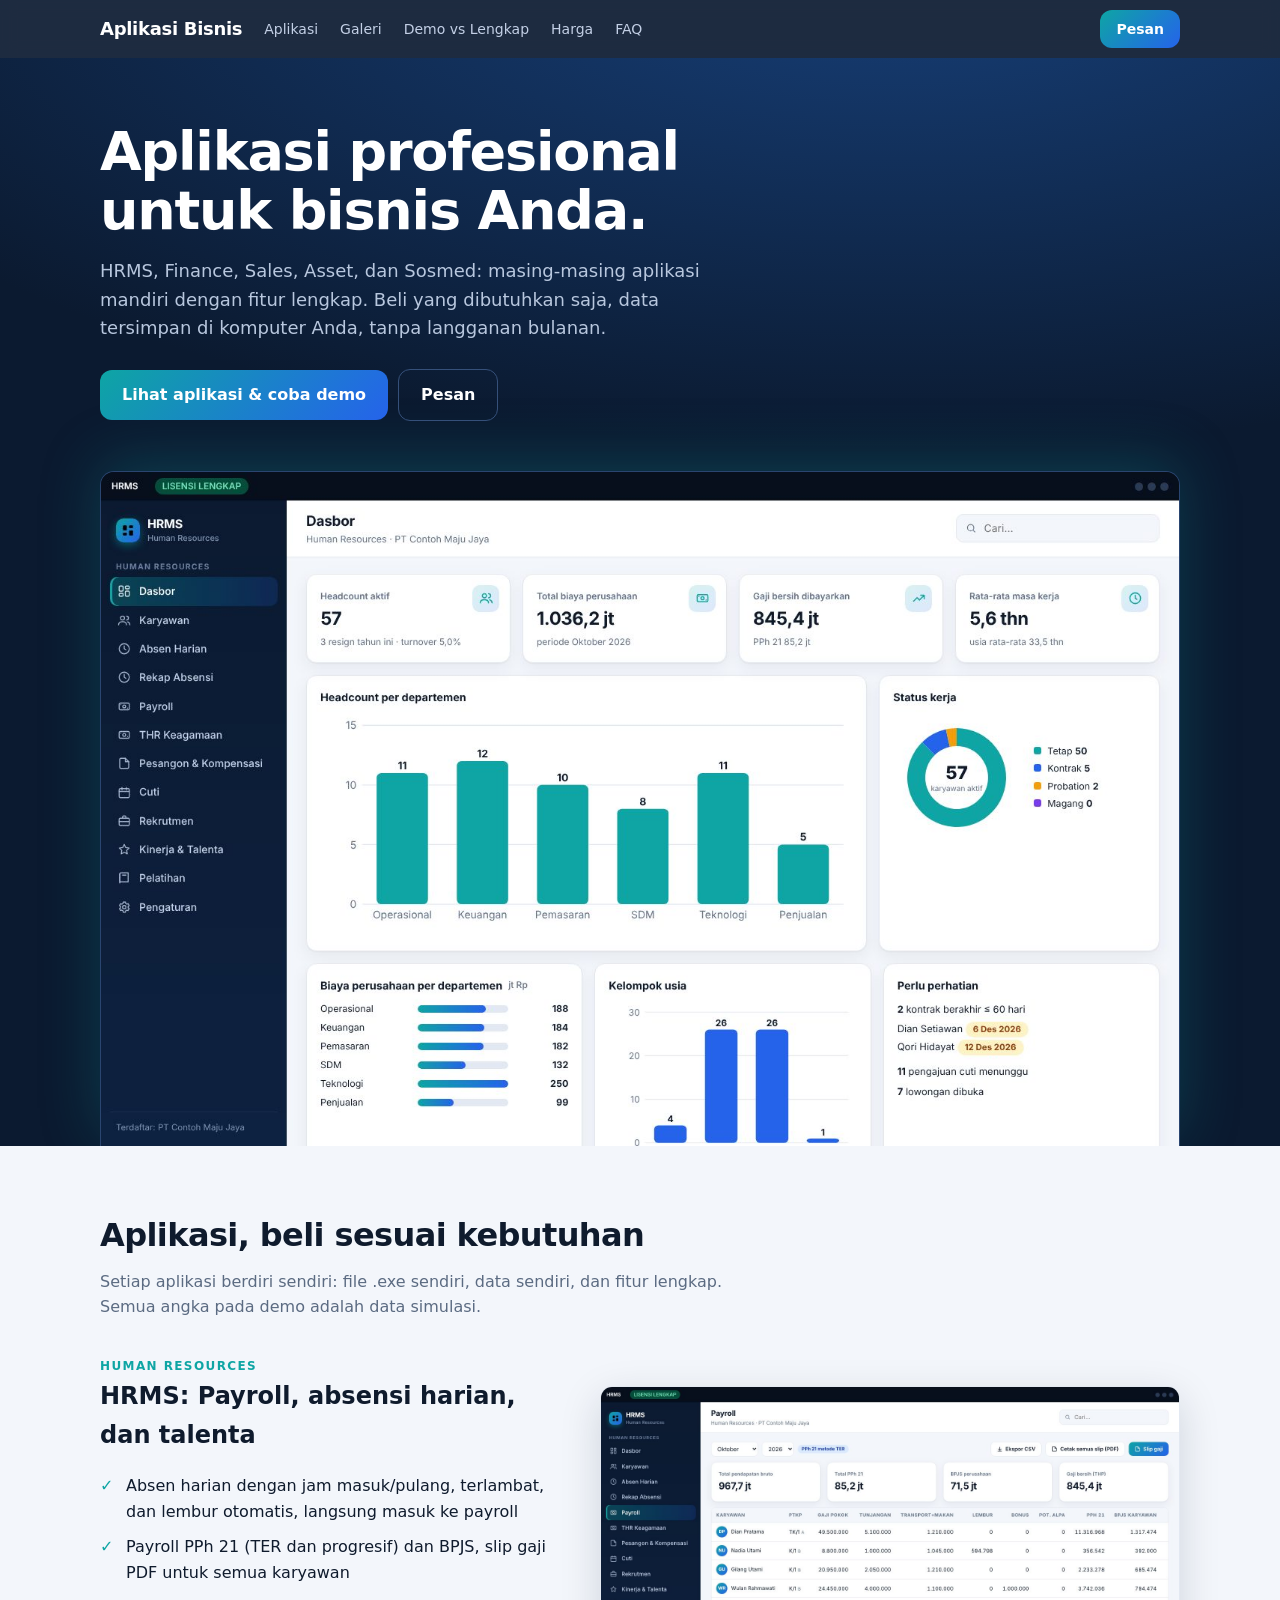
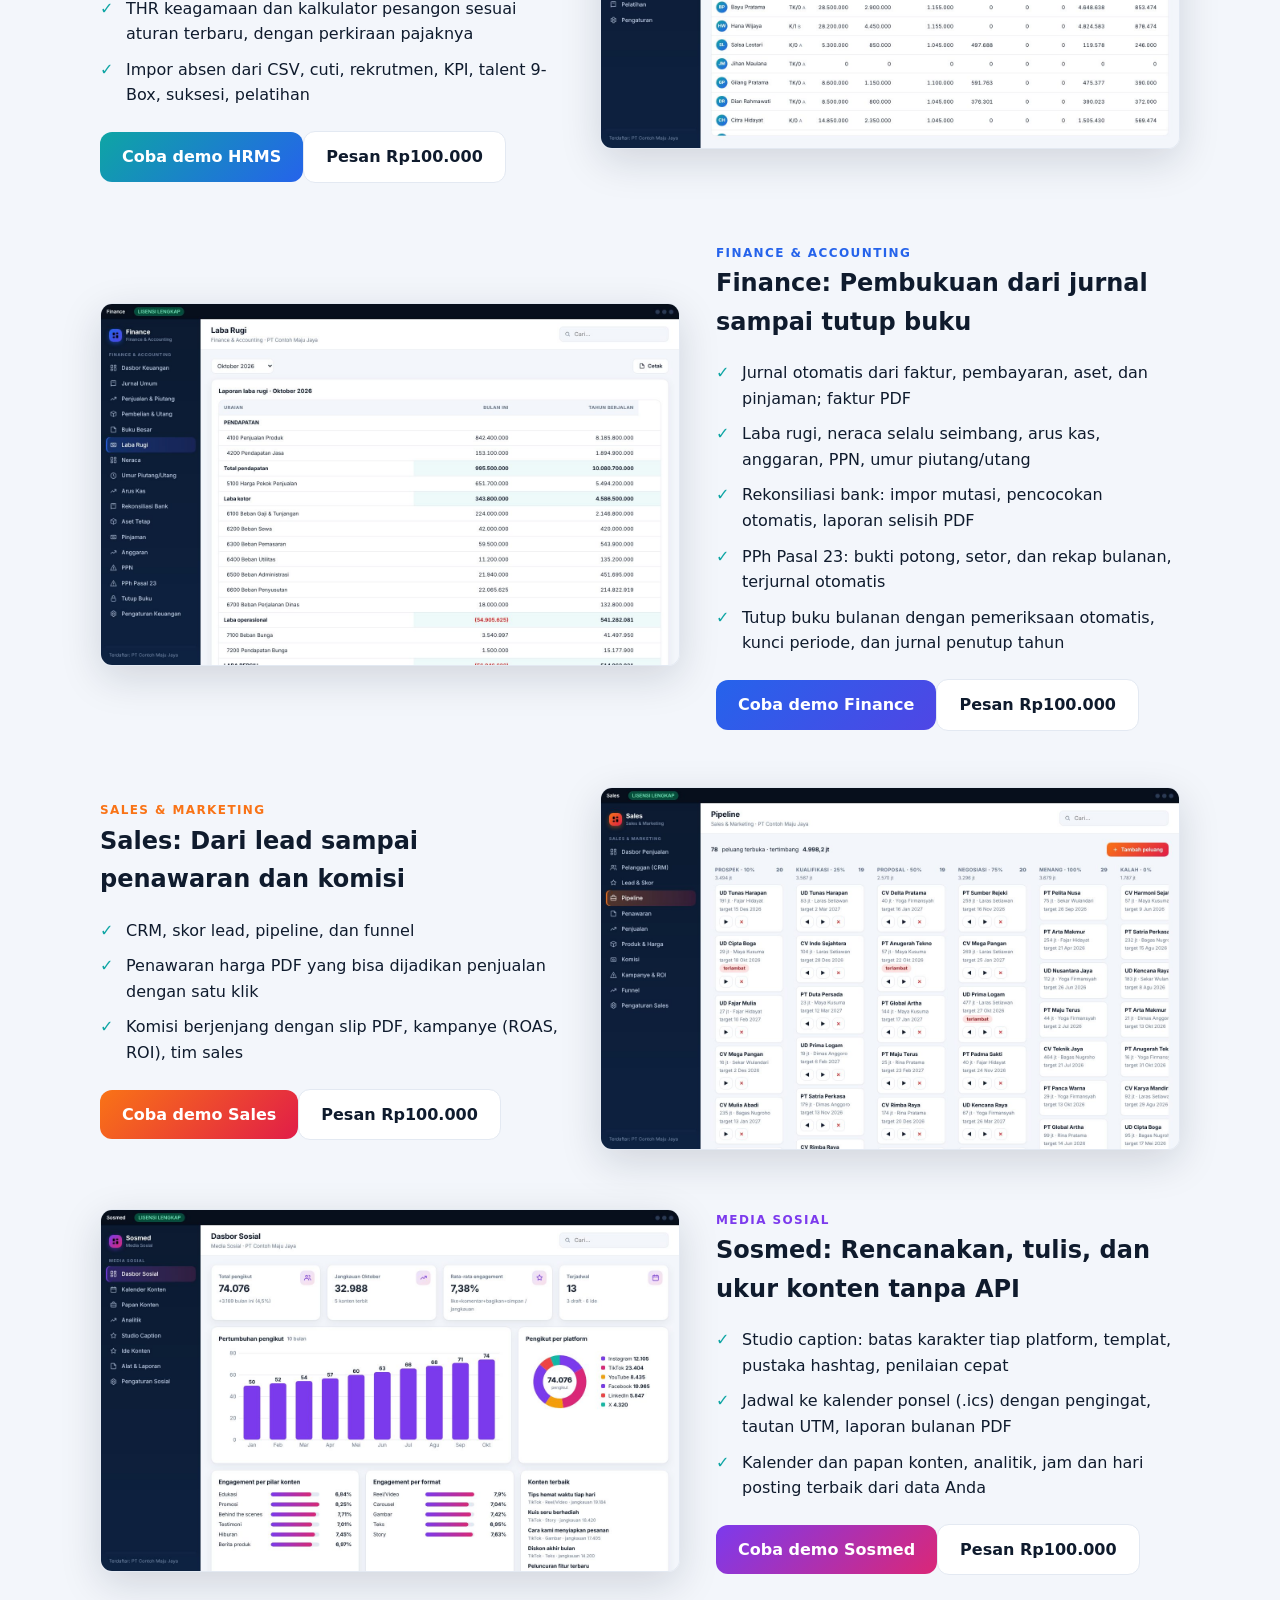
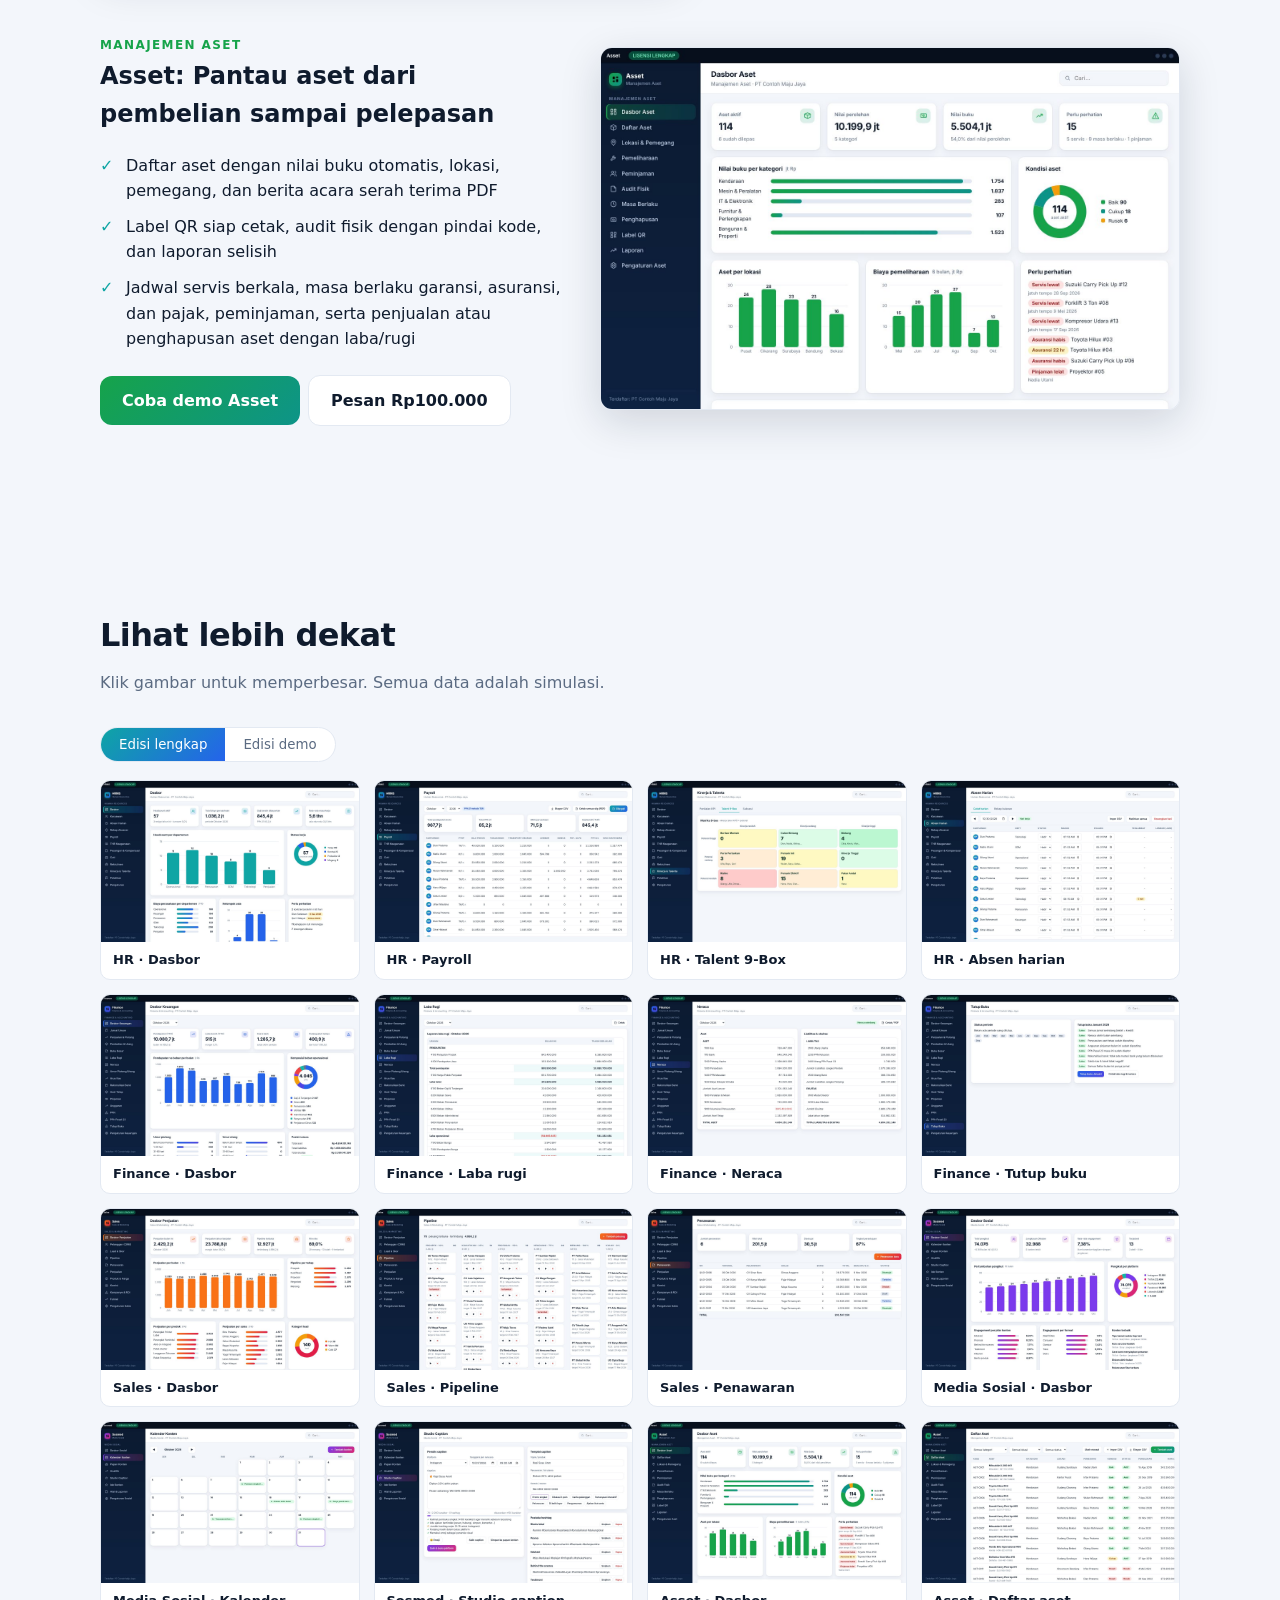
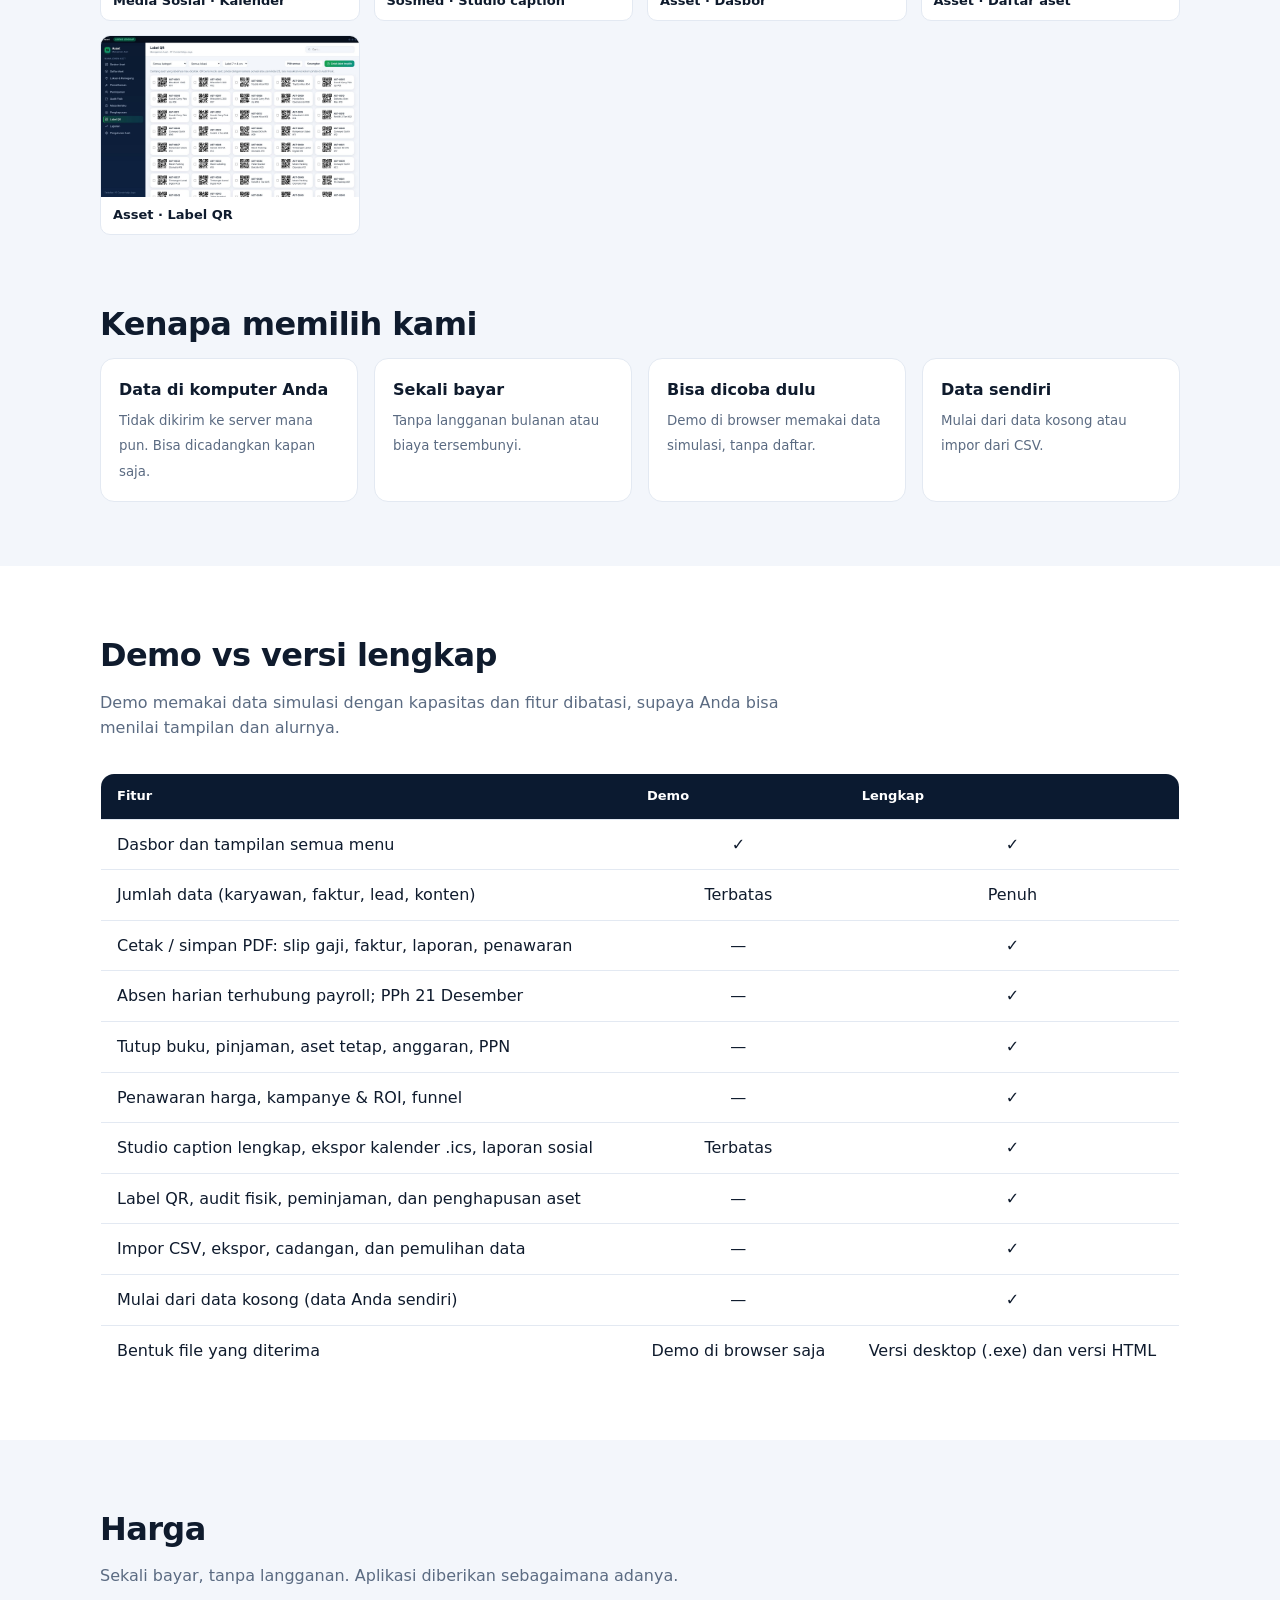
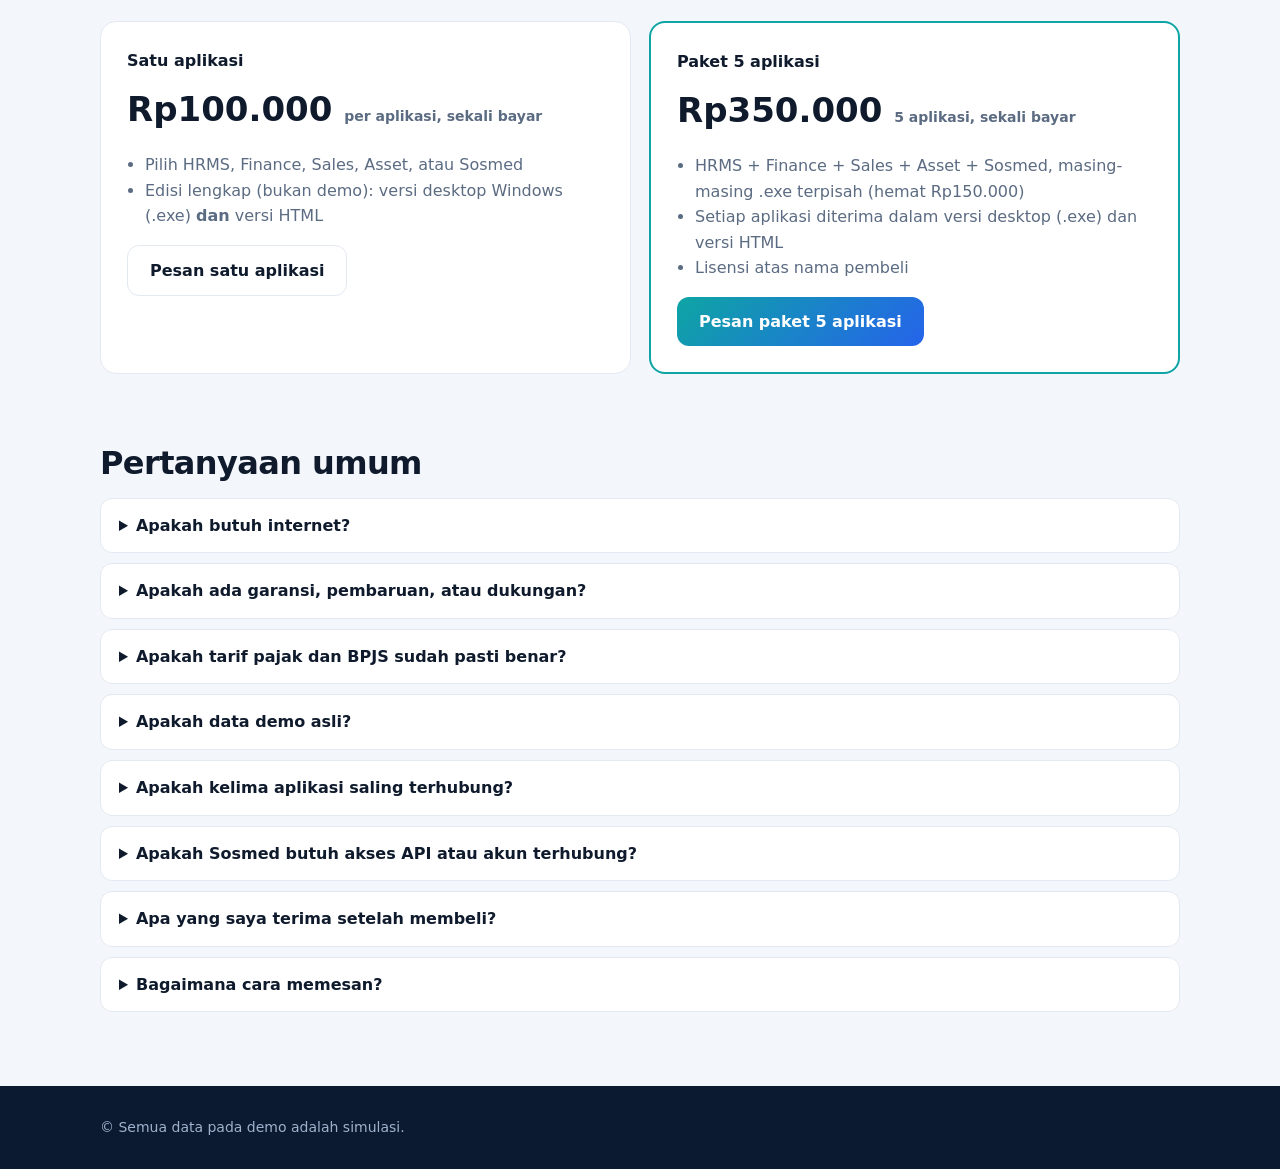
<file: index.html>
<!doctype html><html lang="id"><head><meta charset="utf-8"><meta name="viewport" content="width=device-width,initial-scale=1"><title>Aplikasi bisnis profesional: HRMS, Finance, Sales, Asset, Sosmed</title>
<link rel="icon" href="data:image/svg+xml,%3Csvg xmlns='http://www.w3.org/2000/svg' viewBox='0 0 64 64'%3E%3Cdefs%3E%3ClinearGradient id='g' x1='0' y1='0' x2='1' y2='1'%3E%3Cstop offset='0' stop-color='%230ea5a4'/%3E%3Cstop offset='1' stop-color='%232563eb'/%3E%3C/linearGradient%3E%3C/defs%3E%3Crect width='64' height='64' rx='14' fill='url(%23g)'/%3E%3Cpath d='M16 46V20l16 18 16-18v26' fill='none' stroke='white' stroke-width='6' stroke-linejoin='round' stroke-linecap='round'/%3E%3C/svg%3E">
<meta property="og:type" content="website"><meta property="og:title" content="Aplikasi bisnis profesional: HRMS, Finance, Sales, Asset, Sosmed"><meta property="og:description" content="Aplikasi desktop dengan tampilan profesional, data di komputer Anda, tanpa langganan. Coba demo di browser."><meta property="og:image" content="https://iqbalmantam.github.io/Mantam-product/assets/hr.jpg"><meta property="og:url" content="https://iqbalmantam.github.io/Mantam-product/"><meta name="twitter:card" content="summary_large_image"><meta name="theme-color" content="#0b1a30">
<meta name="description" content="Aplikasi desktop terpisah untuk HRMS, Finance, Sales, Asset, dan Sosmed. Beli yang Anda butuhkan, coba demo langsung di browser.">
<style>
:root{--bg:#f3f6fb;--ink:#0f1b2d;--mute:#5b6b82;--line:#e3e9f2;--navy:#0b1a30;--brand:#0ea5a4;--brand2:#2563eb;--card:#fff}
@media(prefers-color-scheme:dark){:root{--bg:#0a1322;--ink:#e6edf7;--mute:#8da0bd;--line:#1f3250;--card:#111e33}}
*{box-sizing:border-box}html{scroll-behavior:smooth}body{margin:0;font:16px/1.6 "Segoe UI",Inter,system-ui,sans-serif;background:var(--bg);color:var(--ink)}
a{color:inherit}.w{max-width:1120px;margin:0 auto;padding:0 20px}
nav{position:sticky;top:0;z-index:5;background:rgba(11,26,48,.92);backdrop-filter:blur(8px);color:#fff}nav .w{display:flex;align-items:center;gap:22px;height:58px}nav b{font-size:18px;letter-spacing:-.3px}nav a{text-decoration:none;font-size:14px;color:#c3d0e6}nav .sp{flex:1}
.btn{display:inline-block;padding:12px 22px;border-radius:12px;font-weight:700;text-decoration:none;border:1px solid var(--line);background:var(--card)}.pri{background:linear-gradient(135deg,var(--brand),var(--brand2));color:#fff!important;border:0}
.hero{background:radial-gradient(1200px 500px at 70% -10%,#17407a,transparent),var(--navy);color:#fff;padding:64px 0 0;overflow:hidden}
.hero h1{font-size:clamp(32px,5vw,54px);line-height:1.1;margin:0 0 16px;letter-spacing:-1.2px;max-width:760px}.hero p{color:#b8c7de;font-size:18px;max-width:640px;margin:0 0 26px}.hero .btn{margin:0 10px 10px 0}.hero .btn:not(.pri){background:transparent;color:#fff;border-color:#35507a}
.shot{margin-top:40px;border-radius:14px 14px 0 0;border:1px solid #2a4570;border-bottom:0;box-shadow:0 -10px 60px rgba(14,165,164,.25);width:100%;display:block}
section{padding:64px 0}h2{font-size:32px;letter-spacing:-.6px;margin:0 0 8px}.sub{color:var(--mute);margin:0 0 32px;max-width:680px}
.mod{display:grid;grid-template-columns:1fr 1.25fr;gap:36px;align-items:center;margin-bottom:56px}.mod:nth-child(even){direction:rtl}.mod:nth-child(even)>*{direction:ltr}
.mod img{width:100%;border-radius:12px;border:1px solid var(--line);box-shadow:0 12px 40px rgba(15,27,45,.15)}.mod h3{font-size:24px;margin:0 0 6px}.tag{color:var(--brand);font-weight:700;font-size:12px;letter-spacing:1.4px;text-transform:uppercase}
.mod .btn{margin-top:18px}.mod ul{padding:0;margin:14px 0 0;list-style:none}.mod li{padding:5px 0 5px 26px;position:relative}.mod li::before{content:"✓";position:absolute;left:0;color:var(--brand);font-weight:800}
table{width:100%;border-collapse:collapse;background:var(--card);border-radius:14px;overflow:hidden;border:1px solid var(--line)}th,td{padding:12px 16px;text-align:left;border-bottom:1px solid var(--line)}th{background:var(--navy);color:#fff;font-size:13px}td:nth-child(n+2){text-align:center}
.pr{display:grid;grid-template-columns:repeat(auto-fit,minmax(260px,1fr));gap:18px}.pc{background:var(--card);border:1px solid var(--line);border-radius:16px;padding:26px}.pc.hot{border:2px solid var(--brand)}.pc big{display:block;font-size:34px;font-weight:800;margin:8px 0}.pc ul{padding-left:18px;color:var(--mute)}
details{background:var(--card);border:1px solid var(--line);border-radius:12px;padding:14px 18px;margin-bottom:10px}summary{cursor:pointer;font-weight:700}
details p{margin:8px 0 0;color:var(--mute)}
.gtog{display:inline-flex;border:1px solid var(--line);border-radius:999px;overflow:hidden;margin:0 0 18px;background:var(--card)}.gtog button{border:0;background:transparent;padding:9px 18px;font:600 14px inherit;font-family:inherit;cursor:pointer;color:var(--mute)}.gtog button.on{background:linear-gradient(135deg,var(--brand),var(--brand2));color:#fff}
.gal{display:grid;grid-template-columns:repeat(auto-fill,minmax(240px,1fr));gap:14px}.gal a{display:block;border-radius:10px;overflow:hidden;border:1px solid var(--line);background:var(--card);text-decoration:none}.gal img{width:100%;display:block;aspect-ratio:16/10;object-fit:cover;object-position:top left;transition:transform .25s}.gal a:hover img{transform:scale(1.04)}.gal span{display:block;padding:8px 12px;font-size:13px;font-weight:600}
.lb{position:fixed;inset:0;background:rgba(5,12,24,.88);display:none;align-items:center;justify-content:center;z-index:20;padding:20px;cursor:zoom-out}.lb.on{display:flex}.lb img{max-width:100%;max-height:100%;border-radius:10px}
.trust{display:grid;grid-template-columns:repeat(auto-fit,minmax(200px,1fr));gap:16px;margin-top:8px}.trust div{background:var(--card);border:1px solid var(--line);border-radius:14px;padding:18px}.trust b{display:block;margin-bottom:4px}.trust small{color:var(--mute)}
footer{background:var(--navy);color:#9fb1cc;padding:30px 0;font-size:14px}
@media(max-width:800px){.mod{grid-template-columns:1fr}.mod:nth-child(even){direction:ltr}nav a.h{display:none}}
</style></head><body>
<nav><div class="w"><b>Aplikasi Bisnis</b><a class="h" href="#modul">Aplikasi</a><a class="h" href="#galeri">Galeri</a><a class="h" href="#bandingkan">Demo vs Lengkap</a><a class="h" href="#harga">Harga</a><a class="h" href="#faq">FAQ</a><span class="sp"></span><a class="btn pri" id="wa1" href="beli.html" style="padding:8px 16px">Pesan</a></div></nav>
<header class="hero"><div class="w"><h1>Aplikasi profesional untuk bisnis Anda.</h1><p>HRMS, Finance, Sales, Asset, dan Sosmed: masing-masing aplikasi mandiri dengan fitur lengkap. Beli yang dibutuhkan saja, data tersimpan di komputer Anda, tanpa langganan bulanan.</p>
<a class="btn pri" href="#modul">Lihat aplikasi &amp; coba demo</a><a class="btn" id="wa2" href="beli.html">Pesan</a>
<img class="shot" src="assets/hr.jpg" alt="Dasbor HRMS"></div></header>
<section id="modul"><div class="w"><h2>Aplikasi, beli sesuai kebutuhan</h2><p class="sub">Setiap aplikasi berdiri sendiri: file .exe sendiri, data sendiri, dan fitur lengkap. Semua angka pada demo adalah data simulasi.</p><div class="mod"><div><span class="tag" style="color:#0ea5a4">Human Resources</span><h3>HRMS: Payroll, absensi harian, dan talenta</h3><ul><li>Absen harian dengan jam masuk/pulang, terlambat, dan lembur otomatis, langsung masuk ke payroll</li><li>Payroll PPh 21 (TER dan progresif) dan BPJS, slip gaji PDF untuk semua karyawan</li><li>THR keagamaan dan kalkulator pesangon sesuai aturan terbaru, dengan perkiraan pajaknya</li><li>Impor absen dari CSV, cuti, rekrutmen, KPI, talent 9-Box, suksesi, pelatihan</li></ul><a class="btn pri" style="background:linear-gradient(135deg,#0ea5a4,#2563eb)" href="demo-app/hr/index.html" style="margin-right:8px">Coba demo HRMS</a><a class="btn" href="beli.html?app=hr">Pesan Rp100.000</a></div><img src="assets/hr-payroll.jpg" alt="HRMS" loading="lazy"></div><div class="mod"><div><span class="tag" style="color:#2563eb">Finance &amp; Accounting</span><h3>Finance: Pembukuan dari jurnal sampai tutup buku</h3><ul><li>Jurnal otomatis dari faktur, pembayaran, aset, dan pinjaman; faktur PDF</li><li>Laba rugi, neraca selalu seimbang, arus kas, anggaran, PPN, umur piutang/utang</li><li>Rekonsiliasi bank: impor mutasi, pencocokan otomatis, laporan selisih PDF</li><li>PPh Pasal 23: bukti potong, setor, dan rekap bulanan, terjurnal otomatis</li><li>Tutup buku bulanan dengan pemeriksaan otomatis, kunci periode, dan jurnal penutup tahun</li></ul><a class="btn pri" style="background:linear-gradient(135deg,#2563eb,#4f46e5)" href="demo-app/fin/index.html" style="margin-right:8px">Coba demo Finance</a><a class="btn" href="beli.html?app=fin">Pesan Rp100.000</a></div><img src="assets/fin.jpg" alt="Finance" loading="lazy"></div><div class="mod"><div><span class="tag" style="color:#f97316">Sales &amp; Marketing</span><h3>Sales: Dari lead sampai penawaran dan komisi</h3><ul><li>CRM, skor lead, pipeline, dan funnel</li><li>Penawaran harga PDF yang bisa dijadikan penjualan dengan satu klik</li><li>Komisi berjenjang dengan slip PDF, kampanye (ROAS, ROI), tim sales</li></ul><a class="btn pri" style="background:linear-gradient(135deg,#f97316,#e11d48)" href="demo-app/sales/index.html" style="margin-right:8px">Coba demo Sales</a><a class="btn" href="beli.html?app=sales">Pesan Rp100.000</a></div><img src="assets/sales.jpg" alt="Sales" loading="lazy"></div><div class="mod"><div><span class="tag" style="color:#7c3aed">Media Sosial</span><h3>Sosmed: Rencanakan, tulis, dan ukur konten tanpa API</h3><ul><li>Studio caption: batas karakter tiap platform, templat, pustaka hashtag, penilaian cepat</li><li>Jadwal ke kalender ponsel (.ics) dengan pengingat, tautan UTM, laporan bulanan PDF</li><li>Kalender dan papan konten, analitik, jam dan hari posting terbaik dari data Anda</li></ul><a class="btn pri" style="background:linear-gradient(135deg,#7c3aed,#db2777)" href="demo-app/sosial/index.html" style="margin-right:8px">Coba demo Sosmed</a><a class="btn" href="beli.html?app=sosial">Pesan Rp100.000</a></div><img src="assets/sosial.jpg" alt="Sosmed" loading="lazy"></div><div class="mod"><div><span class="tag" style="color:#16a34a">Manajemen Aset</span><h3>Asset: Pantau aset dari pembelian sampai pelepasan</h3><ul><li>Daftar aset dengan nilai buku otomatis, lokasi, pemegang, dan berita acara serah terima PDF</li><li>Label QR siap cetak, audit fisik dengan pindai kode, dan laporan selisih</li><li>Jadwal servis berkala, masa berlaku garansi, asuransi, dan pajak, peminjaman, serta penjualan atau penghapusan aset dengan laba/rugi</li></ul><a class="btn pri" style="background:linear-gradient(135deg,#16a34a,#0d9488);margin-right:8px" href="demo-app/aset/index.html">Coba demo Asset</a><a class="btn" href="beli.html?app=aset">Pesan Rp100.000</a></div><img src="assets/aset-dash.jpg" alt="Asset" loading="lazy"></div></section>
<section id="galeri"><div class="w"><h2>Lihat lebih dekat</h2><p class="sub">Klik gambar untuk memperbesar. Semua data adalah simulasi.</p><div class="gtog" role="group" aria-label="Pilih edisi"><button type="button" class="on" data-ed="full">Edisi lengkap</button><button type="button" data-ed="demo">Edisi demo</button></div><div class="gal">
<a href="assets/hr.jpg"><img src="assets/hr.jpg" alt="Dasbor HR" loading="lazy"><span>HR · Dasbor</span></a>
<a href="assets/hr-payroll.jpg"><img src="assets/hr-payroll.jpg" alt="Payroll" loading="lazy"><span>HR · Payroll</span></a>
<a href="assets/hr-talent.jpg"><img src="assets/hr-talent.jpg" alt="Talent 9-Box" loading="lazy"><span>HR · Talent 9-Box</span></a>
<a href="assets/hr-harian.jpg"><img src="assets/hr-harian.jpg" alt="Absen harian" loading="lazy"><span>HR · Absen harian</span></a>
<a href="assets/fin-dash.jpg"><img src="assets/fin-dash.jpg" alt="Dasbor keuangan" loading="lazy"><span>Finance · Dasbor</span></a>
<a href="assets/fin.jpg"><img src="assets/fin.jpg" alt="Laba rugi" loading="lazy"><span>Finance · Laba rugi</span></a>
<a href="assets/fin-neraca.jpg"><img src="assets/fin-neraca.jpg" alt="Neraca" loading="lazy"><span>Finance · Neraca</span></a>
<a href="assets/fin-tutup.jpg"><img src="assets/fin-tutup.jpg" alt="Tutup buku" loading="lazy"><span>Finance · Tutup buku</span></a>
<a href="assets/sales-dash.jpg"><img src="assets/sales-dash.jpg" alt="Dasbor penjualan" loading="lazy"><span>Sales · Dasbor</span></a>
<a href="assets/sales.jpg"><img src="assets/sales.jpg" alt="Pipeline" loading="lazy"><span>Sales · Pipeline</span></a>
<a href="assets/sales-penawaran.jpg"><img src="assets/sales-penawaran.jpg" alt="Penawaran harga" loading="lazy"><span>Sales · Penawaran</span></a>
<a href="assets/sosial.jpg"><img src="assets/sosial.jpg" alt="Dasbor media sosial" loading="lazy"><span>Media Sosial · Dasbor</span></a>
<a href="assets/sosial-kal.jpg"><img src="assets/sosial-kal.jpg" alt="Kalender konten" loading="lazy"><span>Media Sosial · Kalender</span></a><a href="assets/sosial-studio.jpg"><img src="assets/sosial-studio.jpg" alt="Studio caption" loading="lazy"><span>Sosmed · Studio caption</span></a><a href="assets/aset-dash.jpg"><img src="assets/aset-dash.jpg" alt="Dasbor aset" loading="lazy"><span>Asset · Dasbor</span></a><a href="assets/aset-daftar.jpg"><img src="assets/aset-daftar.jpg" alt="Daftar aset" loading="lazy"><span>Asset · Daftar aset</span></a><a href="assets/aset-label.jpg"><img src="assets/aset-label.jpg" alt="Label QR" loading="lazy"><span>Asset · Label QR</span></a></div></div></section>
<section style="padding-top:0"><div class="w"><h2>Kenapa memilih kami</h2><div class="trust"><div><b>Data di komputer Anda</b><small>Tidak dikirim ke server mana pun. Bisa dicadangkan kapan saja.</small></div><div><b>Sekali bayar</b><small>Tanpa langganan bulanan atau biaya tersembunyi.</small></div><div><b>Bisa dicoba dulu</b><small>Demo di browser memakai data simulasi, tanpa daftar.</small></div><div><b>Data sendiri</b><small>Mulai dari data kosong atau impor dari CSV.</small></div></div></div></section>
<section id="bandingkan" style="background:var(--card)"><div class="w"><h2>Demo vs versi lengkap</h2><p class="sub">Demo memakai data simulasi dengan kapasitas dan fitur dibatasi, supaya Anda bisa menilai tampilan dan alurnya.</p>
<table><tr><th>Fitur</th><th>Demo</th><th>Lengkap</th></tr><tr><td>Dasbor dan tampilan semua menu</td><td>✓</td><td>✓</td></tr><tr><td>Jumlah data (karyawan, faktur, lead, konten)</td><td>Terbatas</td><td>Penuh</td></tr><tr><td>Cetak / simpan PDF: slip gaji, faktur, laporan, penawaran</td><td>—</td><td>✓</td></tr><tr><td>Absen harian terhubung payroll; PPh 21 Desember</td><td>—</td><td>✓</td></tr><tr><td>Tutup buku, pinjaman, aset tetap, anggaran, PPN</td><td>—</td><td>✓</td></tr><tr><td>Penawaran harga, kampanye &amp; ROI, funnel</td><td>—</td><td>✓</td></tr><tr><td>Studio caption lengkap, ekspor kalender .ics, laporan sosial</td><td>Terbatas</td><td>✓</td></tr><tr><td>Label QR, audit fisik, peminjaman, dan penghapusan aset</td><td>—</td><td>✓</td></tr><tr><td>Impor CSV, ekspor, cadangan, dan pemulihan data</td><td>—</td><td>✓</td></tr><tr><td>Mulai dari data kosong (data Anda sendiri)</td><td>—</td><td>✓</td></tr><tr><td>Bentuk file yang diterima</td><td>Demo di browser saja</td><td>Versi desktop (.exe) dan versi HTML</td></tr></table></div></section>
<section id="harga"><div class="w"><h2>Harga</h2><p class="sub">Sekali bayar, tanpa langganan. Aplikasi diberikan sebagaimana adanya.</p><div class="pr"><div class="pc"><b>Satu aplikasi</b><big id="p1">Rp100.000 <small style="font-size:14px;color:var(--mute)">per aplikasi, sekali bayar</small></big><ul><li>Pilih HRMS, Finance, Sales, Asset, atau Sosmed</li><li>Edisi lengkap (bukan demo): versi desktop Windows (.exe) <b>dan</b> versi HTML</li></ul><a class="btn" id="wa3" href="beli.html">Pesan satu aplikasi</a></div><div class="pc hot"><b>Paket 5 aplikasi</b><big id="p2">Rp350.000 <small style="font-size:14px;color:var(--mute)">5 aplikasi, sekali bayar</small></big><ul><li>HRMS + Finance + Sales + Asset + Sosmed, masing-masing .exe terpisah (hemat Rp150.000)</li><li>Setiap aplikasi diterima dalam versi desktop (.exe) dan versi HTML</li><li>Lisensi atas nama pembeli</li></ul><a class="btn pri" id="wa4" href="beli.html?paket=5">Pesan paket 5 aplikasi</a></div></div></div></section>
<section id="faq" style="padding-top:0"><div class="w"><h2>Pertanyaan umum</h2><details><summary>Apakah butuh internet?</summary><p>Tidak. Aplikasi berjalan di komputer Windows Anda dan data tersimpan di komputer itu.</p></details><details><summary>Apakah ada garansi, pembaruan, atau dukungan?</summary><p>Tidak. Produk dijual sebagaimana adanya, tanpa layanan garansi, pembaruan, maupun dukungan. Silakan coba demo dulu sebelum membeli.</p></details><details><summary>Apakah tarif pajak dan BPJS sudah pasti benar?</summary><p>Tarif bersifat nilai acuan dan dapat diubah di menu Pengaturan. Verifikasi dengan peraturan resmi sebelum dipakai untuk penggajian nyata.</p></details><details><summary>Apakah data demo asli?</summary><p>Bukan. Semua nama, angka, dan transaksi pada demo adalah simulasi.</p></details><details><summary>Apakah kelima aplikasi saling terhubung?</summary><p>Tidak. Setiap aplikasi berdiri sendiri dengan data sendiri, jadi Anda cukup membeli yang dibutuhkan. Nama perusahaan diisi di masing-masing aplikasi.</p></details><details><summary>Apakah Sosmed butuh akses API atau akun terhubung?</summary><p>Tidak. Semua fitur bekerja tanpa API: Anda menulis caption, menyalin atau membuka platform, mencatat metrik sendiri, dan mengekspor jadwal ke kalender ponsel. Aplikasi tidak memposting otomatis.</p></details><details><summary>Apa yang saya terima setelah membeli?</summary><p>Edisi lengkap (bukan demo) dikirim dalam dua bentuk: versi desktop untuk Windows (installer .exe, atas nama pembeli) dan versi HTML yang dibuka langsung di Chrome atau Edge. Isinya sama; HTML berguna sebagai cadangan.</p></details><details><summary>Bagaimana cara memesan?</summary><p>Klik tombol pesan, pilih aplikasi dan isi nama pembeli di halaman pemesanan, lalu kirim pesanan lewat WhatsApp (pesan sudah terisi otomatis).</p></details></div></section>
<div class="lb" id="lb"><img alt=""></div><footer><div class="w">© Semua data pada demo adalah simulasi.</div></footer>
<script>
const CONFIG={whatsapp:"6289623291732",pesan:"Halo, saya tertarik aplikasi bisnis",harga:{single:"Rp100.000",bundle:"Rp350.000"}};
const wa=t=>"https://wa.me/"+CONFIG.whatsapp+"?text="+encodeURIComponent(t);
/* galeri: edisi lengkap / edisi demo */
document.querySelectorAll(".gtog button").forEach(b=>b.onclick=()=>{document.querySelectorAll(".gtog button").forEach(x=>x.classList.toggle("on",x===b));const demo=b.dataset.ed==="demo";document.querySelectorAll(".gal a").forEach(a=>{const f=a.dataset.f||(a.dataset.f=a.getAttribute("href").replace("assets/",""));a.style.display=demo&&f==="hr-talent.jpg"?"none":"";const p=(demo?"assets/demo/":"assets/")+f;a.setAttribute("href",p);a.querySelector("img").src=p})});
/* lightbox galeri */
const lb=document.getElementById("lb");document.querySelectorAll(".gal a").forEach(a=>a.onclick=e=>{e.preventDefault();lb.querySelector("img").src=a.href;lb.classList.add("on")});lb.onclick=()=>lb.classList.remove("on");document.addEventListener("keydown",e=>{if(e.key==="Escape")lb.classList.remove("on")});
</script></body></html>
</file>
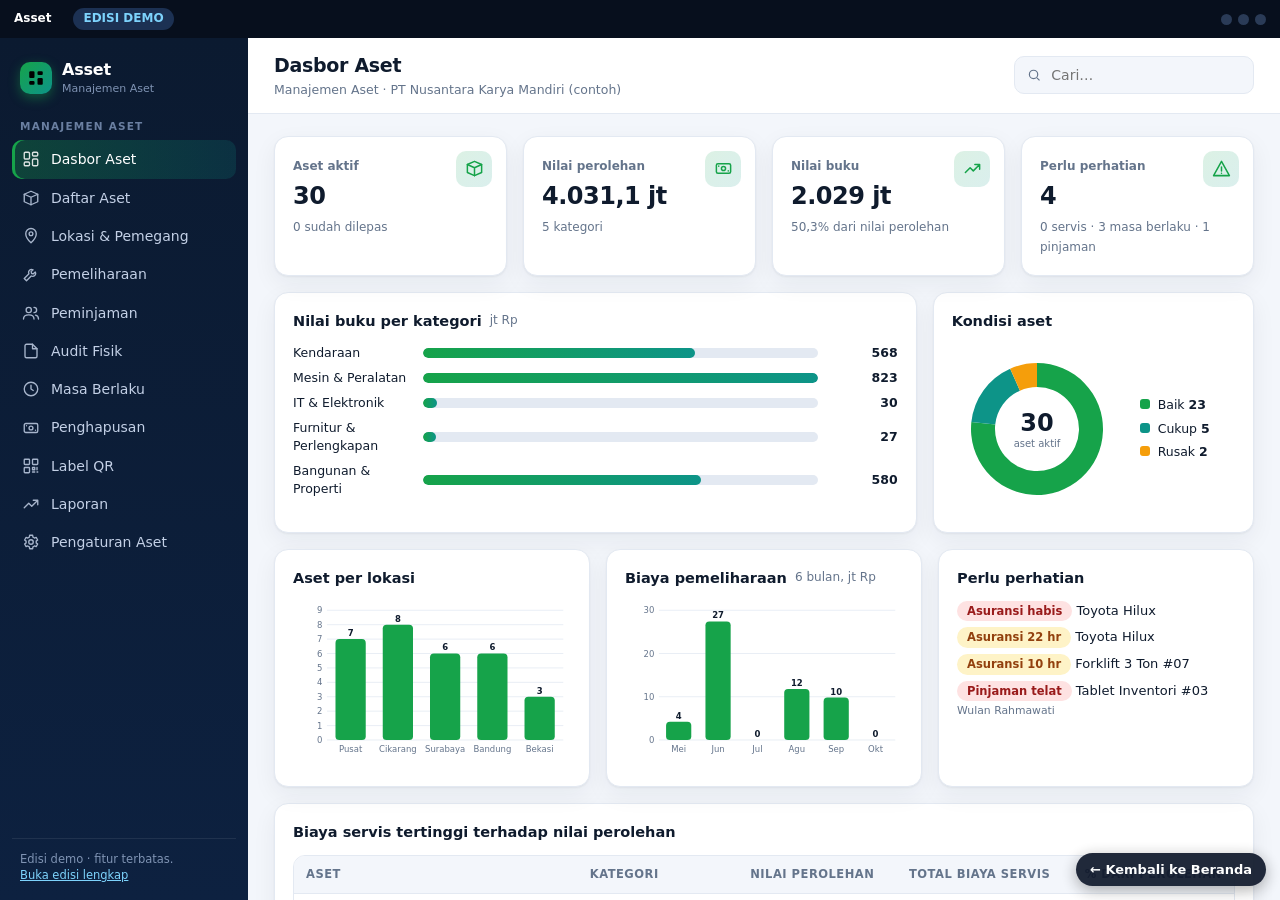
<file: demo-app/aset/index.html>
<!doctype html><html lang="id"><head><meta charset="utf-8"><title>Asset</title><meta name="viewport" content="width=device-width,initial-scale=1"><link rel="stylesheet" href="../shared/style.css"><style>:root{--brand:#16a34a;--brand2:#0d9488}</style></head><body>
<div class="app"><div class="titlebar"><b id="tt">Asset</b><span class="lic" id="lic"></span><span class="dots"><i></i><i></i><i></i></span></div>
<aside class="side"><div class="brand"><i></i><div>Asset<small>Manajemen Aset</small></div></div><div id="nav"></div><div class="foot" id="ft"></div></aside>
<main class="main"><header class="top"><div><h1 id="h1"></h1><div class="crumb" id="cr"></div></div><span class="sp"></span><label class="search"><svg viewBox="0 0 24 24"><circle cx="11" cy="11" r="7"/><path d="M21 21l-4.3-4.3"/></svg><input id="q" placeholder="Cari…"></label></header><div class="content" id="ct"></div></main></div>
<script src="config.js"></script><script src="../shared/core.js"></script><script src="qr.js"></script><script src="asset.js"></script><script src="../shared/docs.js"></script><script src="../shared/app.js"></script><a id="homeback" href="../../index.html" style="position:fixed;right:14px;bottom:14px;z-index:99999;background:#0f172a;color:#fff;padding:9px 14px;border-radius:999px;font:600 13px system-ui,sans-serif;text-decoration:none;box-shadow:0 4px 16px rgba(0,0,0,.35);opacity:.92">← Kembali ke Beranda</a></body></html>
</file>
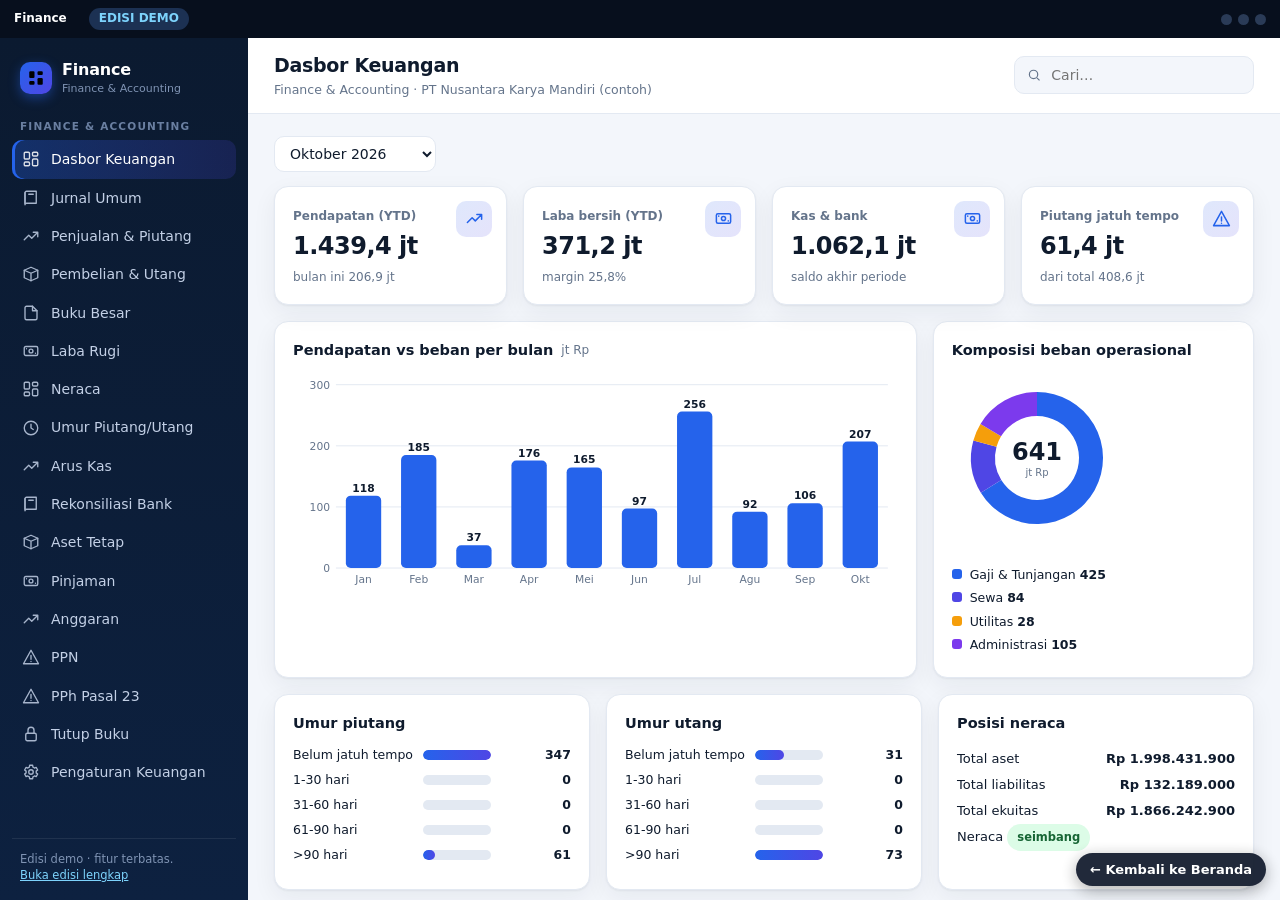
<file: demo-app/fin/index.html>
<!doctype html><html lang="id"><head><meta charset="utf-8"><title>Finance</title><meta name="viewport" content="width=device-width,initial-scale=1"><link rel="stylesheet" href="../shared/style.css"><style>:root{--brand:#2563eb;--brand2:#4f46e5}</style></head><body>
<div class="app"><div class="titlebar"><b id="tt">Finance</b><span class="lic" id="lic"></span><span class="dots"><i></i><i></i><i></i></span></div>
<aside class="side"><div class="brand"><i></i><div>Finance<small>Finance & Accounting</small></div></div><div id="nav"></div><div class="foot" id="ft"></div></aside>
<main class="main"><header class="top"><div><h1 id="h1"></h1><div class="crumb" id="cr"></div></div><span class="sp"></span><label class="search"><svg viewBox="0 0 24 24"><circle cx="11" cy="11" r="7"/><path d="M21 21l-4.3-4.3"/></svg><input id="q" placeholder="Cari…"></label></header><div class="content" id="ct"></div></main></div>
<script src="config.js"></script><script src="../shared/core.js"></script><script src="fin-seed.js"></script><script src="fin.js"></script><script src="../shared/docs.js"></script><script src="../shared/app.js"></script><a id="homeback" href="../../index.html" style="position:fixed;right:14px;bottom:14px;z-index:99999;background:#0f172a;color:#fff;padding:9px 14px;border-radius:999px;font:600 13px system-ui,sans-serif;text-decoration:none;box-shadow:0 4px 16px rgba(0,0,0,.35);opacity:.92">← Kembali ke Beranda</a></body></html>
</file>
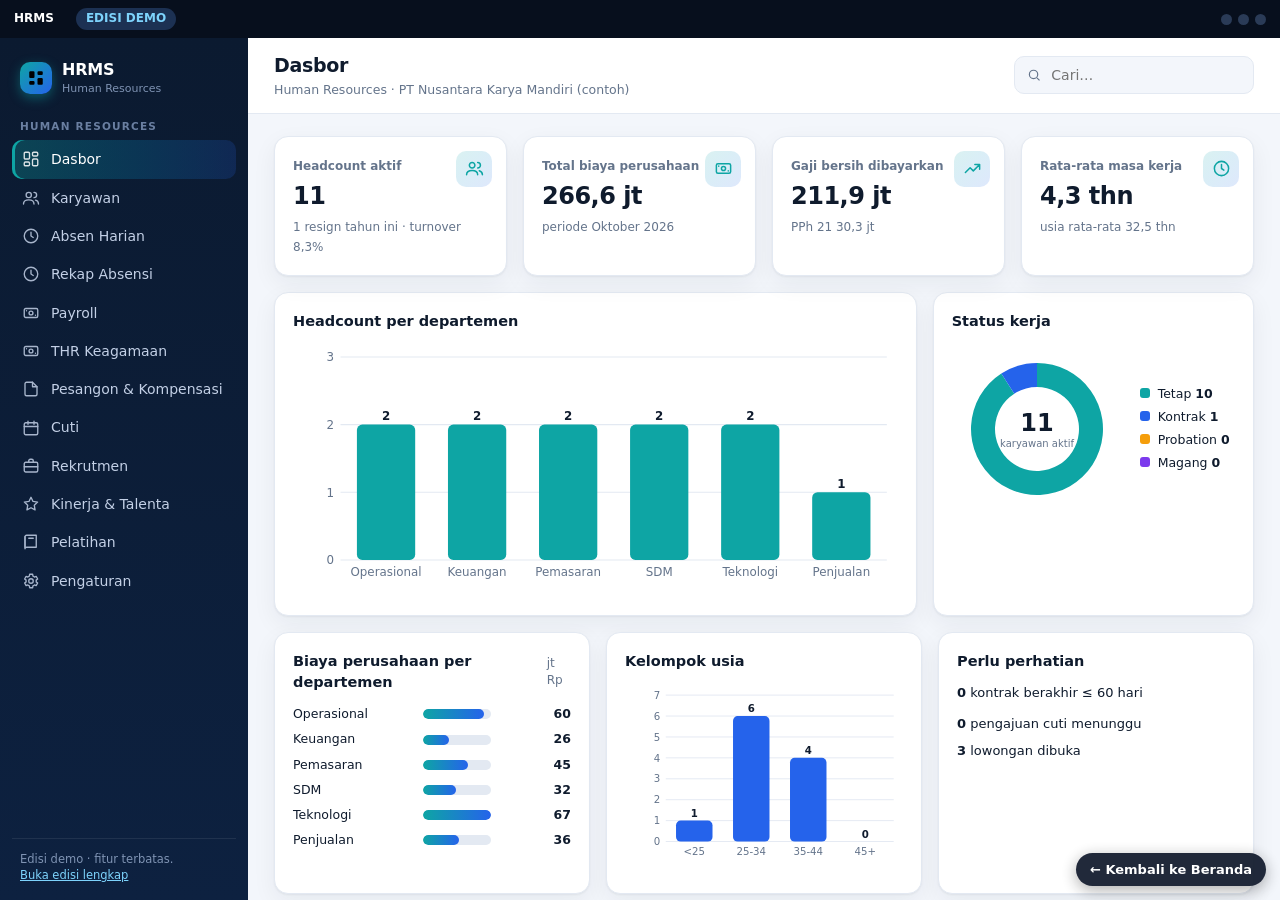
<file: demo-app/hr/index.html>
<!doctype html><html lang="id"><head><meta charset="utf-8"><title>HRMS</title><meta name="viewport" content="width=device-width,initial-scale=1"><link rel="stylesheet" href="../shared/style.css"><style>:root{--brand:#0ea5a4;--brand2:#2563eb}</style></head><body>
<div class="app"><div class="titlebar"><b id="tt">HRMS</b><span class="lic" id="lic"></span><span class="dots"><i></i><i></i><i></i></span></div>
<aside class="side"><div class="brand"><i></i><div>HRMS<small>Human Resources</small></div></div><div id="nav"></div><div class="foot" id="ft"></div></aside>
<main class="main"><header class="top"><div><h1 id="h1"></h1><div class="crumb" id="cr"></div></div><span class="sp"></span><label class="search"><svg viewBox="0 0 24 24"><circle cx="11" cy="11" r="7"/><path d="M21 21l-4.3-4.3"/></svg><input id="q" placeholder="Cari…"></label></header><div class="content" id="ct"></div></main></div>
<script src="config.js"></script><script src="../shared/core.js"></script><script src="hrms-seed.js"></script><script src="hrms.js"></script><script src="../shared/docs.js"></script><script src="../shared/app.js"></script><a id="homeback" href="../../index.html" style="position:fixed;right:14px;bottom:14px;z-index:99999;background:#0f172a;color:#fff;padding:9px 14px;border-radius:999px;font:600 13px system-ui,sans-serif;text-decoration:none;box-shadow:0 4px 16px rgba(0,0,0,.35);opacity:.92">← Kembali ke Beranda</a></body></html>
</file>
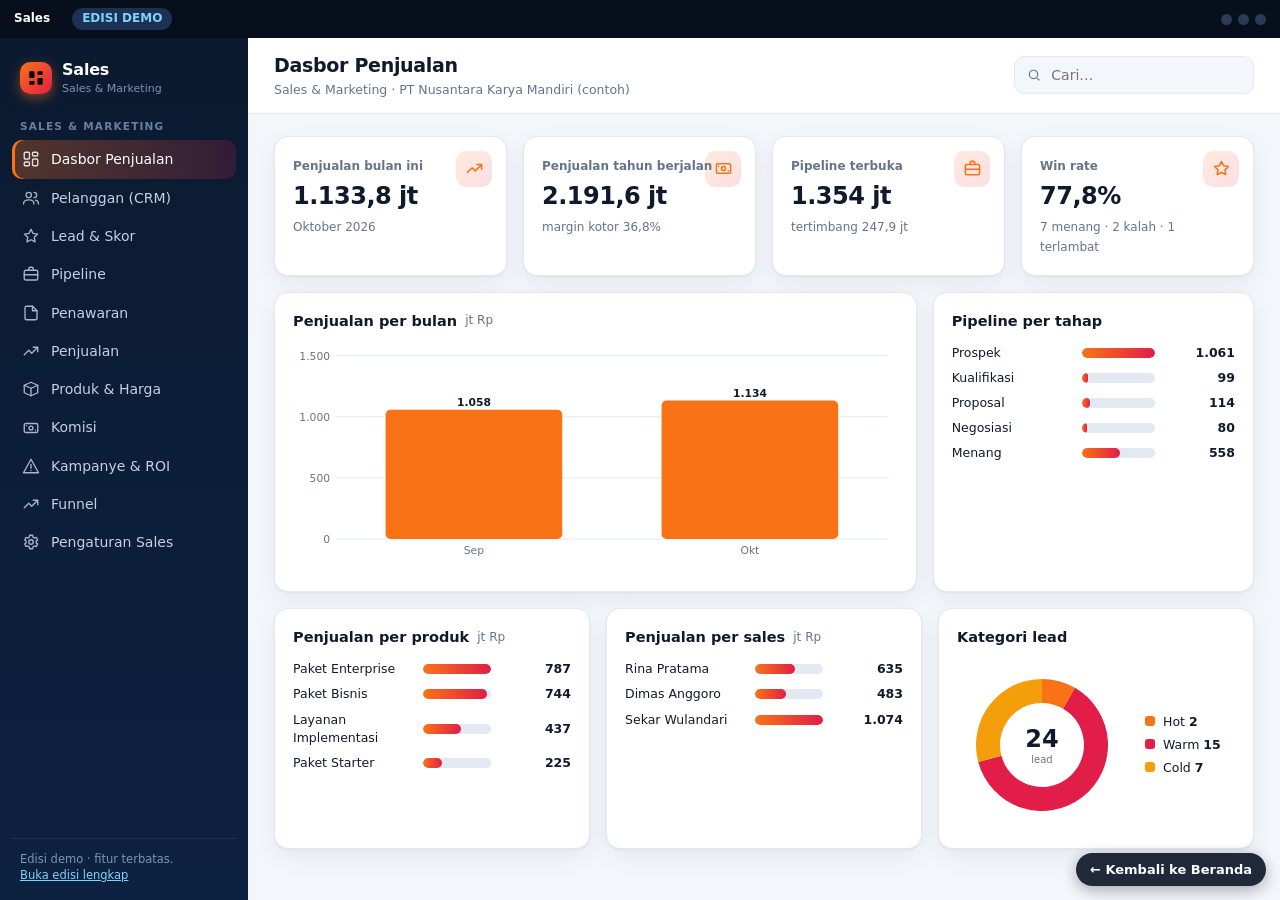
<file: demo-app/sales/index.html>
<!doctype html><html lang="id"><head><meta charset="utf-8"><title>Sales</title><meta name="viewport" content="width=device-width,initial-scale=1"><link rel="stylesheet" href="../shared/style.css"><style>:root{--brand:#f97316;--brand2:#e11d48}</style></head><body>
<div class="app"><div class="titlebar"><b id="tt">Sales</b><span class="lic" id="lic"></span><span class="dots"><i></i><i></i><i></i></span></div>
<aside class="side"><div class="brand"><i></i><div>Sales<small>Sales & Marketing</small></div></div><div id="nav"></div><div class="foot" id="ft"></div></aside>
<main class="main"><header class="top"><div><h1 id="h1"></h1><div class="crumb" id="cr"></div></div><span class="sp"></span><label class="search"><svg viewBox="0 0 24 24"><circle cx="11" cy="11" r="7"/><path d="M21 21l-4.3-4.3"/></svg><input id="q" placeholder="Cari…"></label></header><div class="content" id="ct"></div></main></div>
<script src="config.js"></script><script src="../shared/core.js"></script><script src="sales-seed.js"></script><script src="sales.js"></script><script src="../shared/docs.js"></script><script src="../shared/app.js"></script><a id="homeback" href="../../index.html" style="position:fixed;right:14px;bottom:14px;z-index:99999;background:#0f172a;color:#fff;padding:9px 14px;border-radius:999px;font:600 13px system-ui,sans-serif;text-decoration:none;box-shadow:0 4px 16px rgba(0,0,0,.35);opacity:.92">← Kembali ke Beranda</a></body></html>
</file>
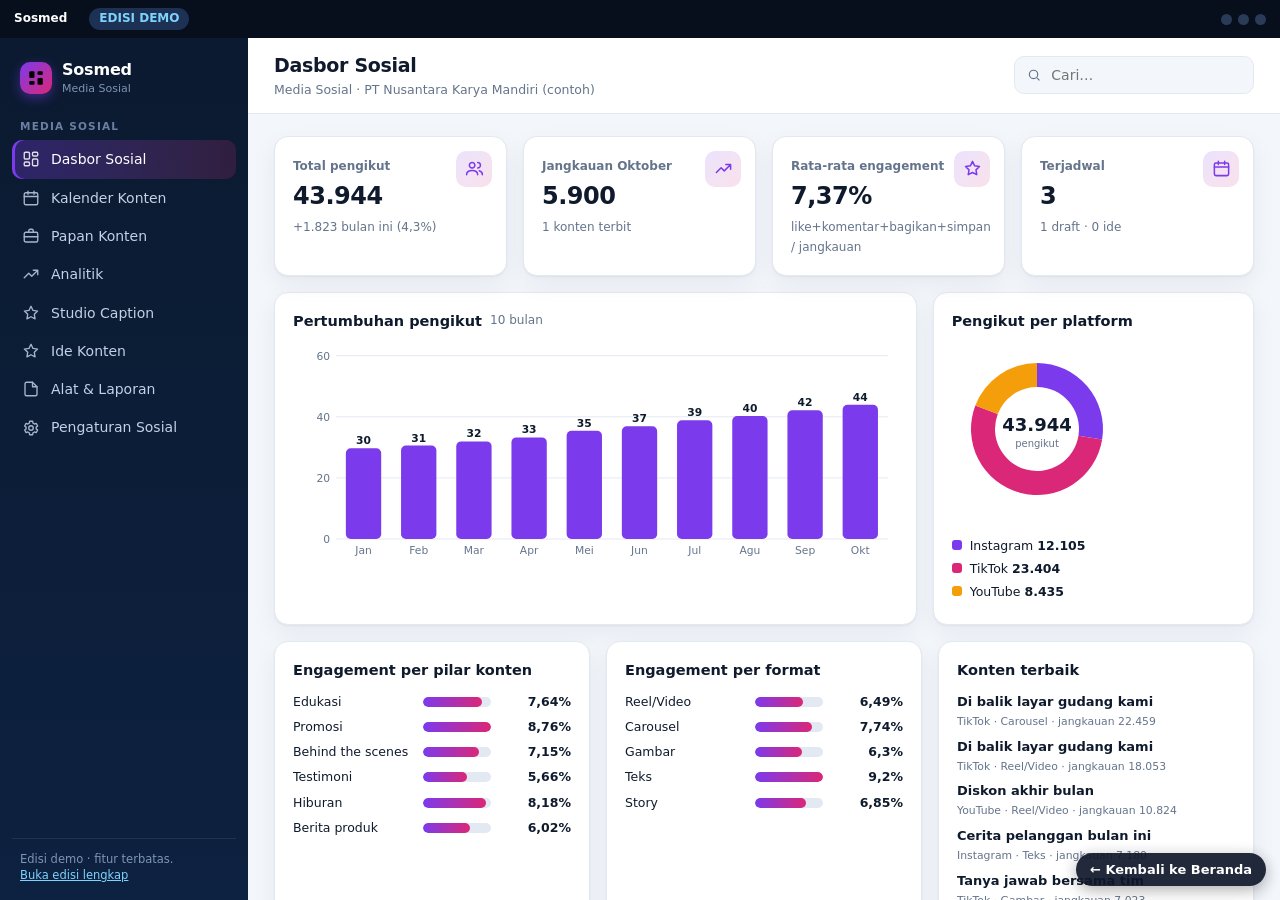
<file: demo-app/sosial/index.html>
<!doctype html><html lang="id"><head><meta charset="utf-8"><title>Sosmed</title><meta name="viewport" content="width=device-width,initial-scale=1"><link rel="stylesheet" href="../shared/style.css"><style>:root{--brand:#7c3aed;--brand2:#db2777}</style></head><body>
<div class="app"><div class="titlebar"><b id="tt">Sosmed</b><span class="lic" id="lic"></span><span class="dots"><i></i><i></i><i></i></span></div>
<aside class="side"><div class="brand"><i></i><div>Sosmed<small>Media Sosial</small></div></div><div id="nav"></div><div class="foot" id="ft"></div></aside>
<main class="main"><header class="top"><div><h1 id="h1"></h1><div class="crumb" id="cr"></div></div><span class="sp"></span><label class="search"><svg viewBox="0 0 24 24"><circle cx="11" cy="11" r="7"/><path d="M21 21l-4.3-4.3"/></svg><input id="q" placeholder="Cari…"></label></header><div class="content" id="ct"></div></main></div>
<script src="config.js"></script><script src="../shared/core.js"></script><script src="social.js"></script><script src="../shared/docs.js"></script><script src="../shared/app.js"></script><a id="homeback" href="../../index.html" style="position:fixed;right:14px;bottom:14px;z-index:99999;background:#0f172a;color:#fff;padding:9px 14px;border-radius:999px;font:600 13px system-ui,sans-serif;text-decoration:none;box-shadow:0 4px 16px rgba(0,0,0,.35);opacity:.92">← Kembali ke Beranda</a></body></html>
</file>
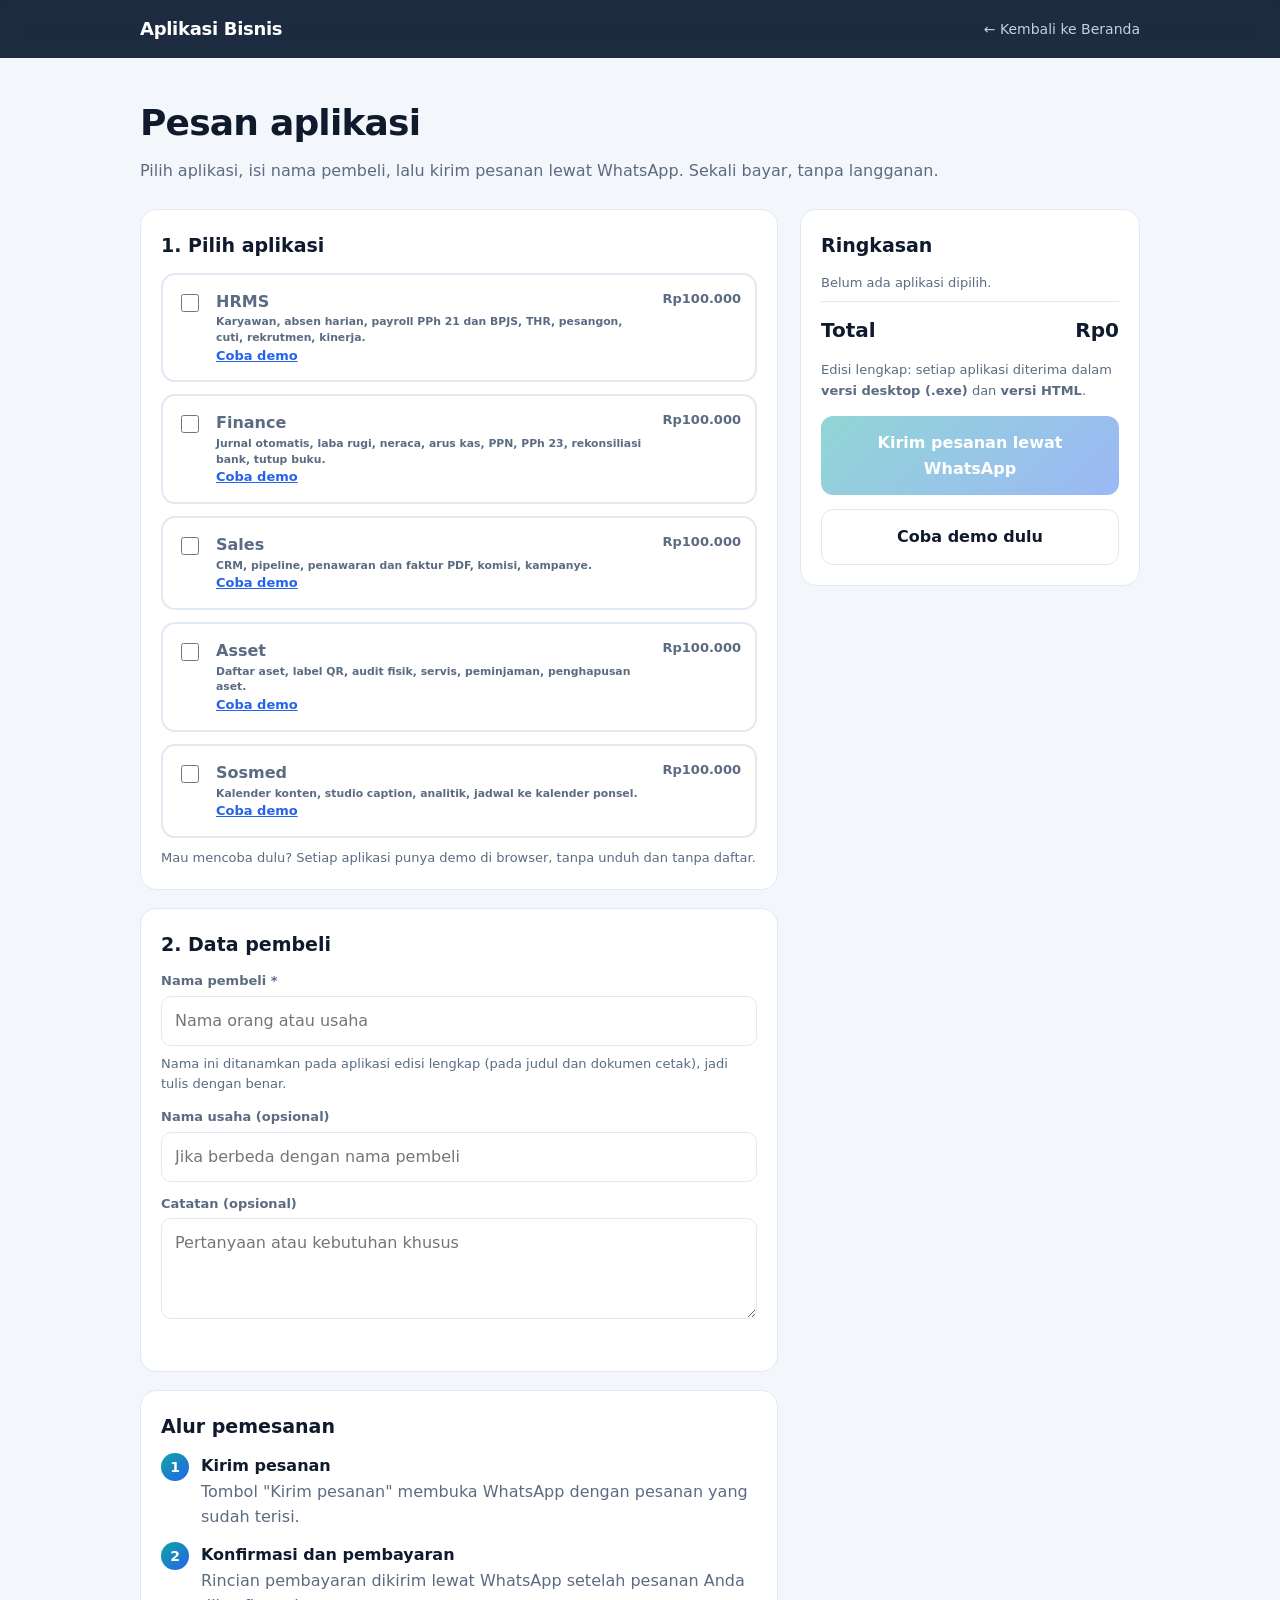
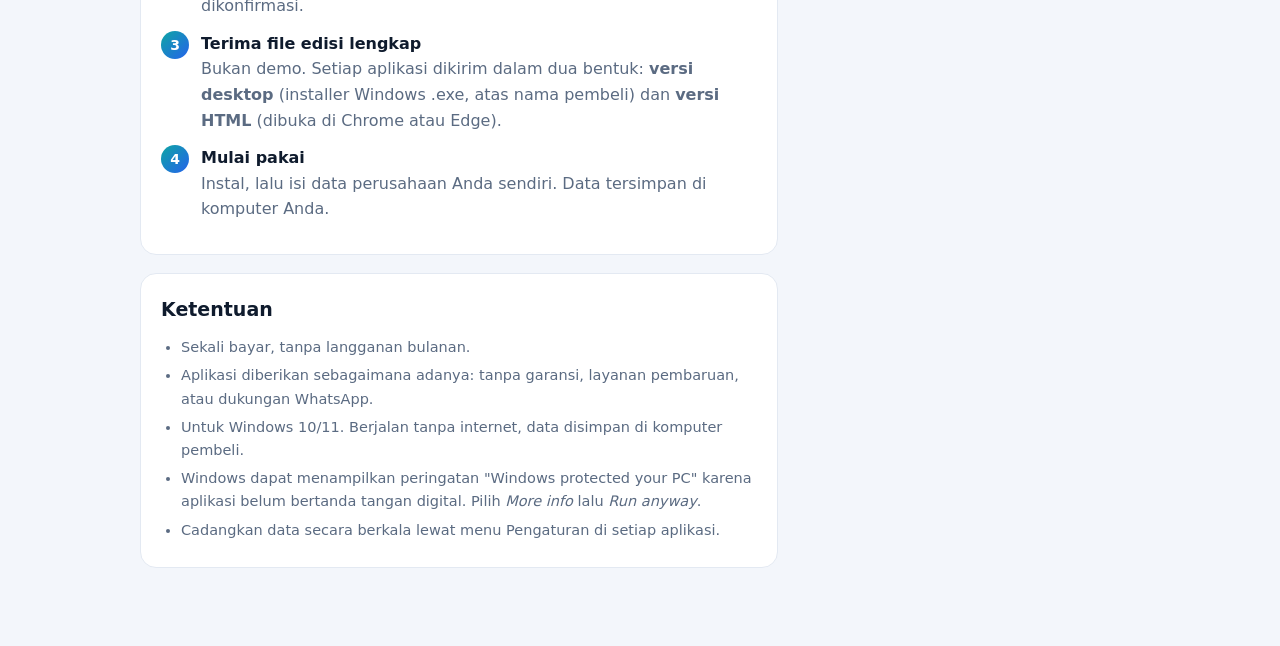
<file: beli.html>
<!doctype html><html lang="id"><head><meta charset="utf-8"><meta name="viewport" content="width=device-width,initial-scale=1"><title>Pesan aplikasi bisnis</title>
<link rel="icon" href="data:image/svg+xml,%3Csvg xmlns='http://www.w3.org/2000/svg' viewBox='0 0 64 64'%3E%3Cdefs%3E%3ClinearGradient id='g' x1='0' y1='0' x2='1' y2='1'%3E%3Cstop offset='0' stop-color='%230ea5a4'/%3E%3Cstop offset='1' stop-color='%232563eb'/%3E%3C/linearGradient%3E%3C/defs%3E%3Crect width='64' height='64' rx='14' fill='url(%23g)'/%3E%3Cpath d='M16 46V20l16 18 16-18v26' fill='none' stroke='white' stroke-width='6' stroke-linejoin='round' stroke-linecap='round'/%3E%3C/svg%3E">
<meta name="description" content="Pilih aplikasi, isi nama pembeli, kirim pesanan lewat WhatsApp. Sekali bayar, tanpa langganan.">
<meta name="theme-color" content="#0b1a30">
<style>
:root{--bg:#f3f6fb;--ink:#0f1b2d;--mute:#5b6b82;--line:#e3e9f2;--navy:#0b1a30;--brand:#0ea5a4;--brand2:#2563eb;--card:#fff;--ok:#16a34a;--bad:#dc2626}
@media(prefers-color-scheme:dark){:root{--bg:#0a1322;--ink:#e6edf7;--mute:#8da0bd;--line:#1f3250;--card:#111e33}}
*{box-sizing:border-box}body{margin:0;font:16px/1.6 "Segoe UI",Inter,system-ui,sans-serif;background:var(--bg);color:var(--ink)}
a{color:inherit}.w{max-width:1040px;margin:0 auto;padding:0 20px}
nav{position:sticky;top:0;z-index:5;background:rgba(11,26,48,.92);backdrop-filter:blur(8px);color:#fff}nav .w{display:flex;align-items:center;gap:18px;height:58px}nav b{font-size:18px;letter-spacing:-.3px}nav a{text-decoration:none;font-size:14px;color:#c3d0e6}nav .sp{flex:1}
h1{font-size:clamp(26px,4vw,36px);letter-spacing:-.8px;margin:36px 0 6px}h2{font-size:19px;margin:0 0 12px}.sub{color:var(--mute);margin:0 0 26px}
.grid{display:grid;grid-template-columns:1fr 340px;gap:22px;align-items:start;padding-bottom:60px}
@media(max-width:860px){.grid{grid-template-columns:1fr}.sum{position:static!important}}
.card{background:var(--card);border:1px solid var(--line);border-radius:16px;padding:20px;margin-bottom:18px}
.app{display:flex;gap:14px;align-items:flex-start;border:2px solid var(--line);border-radius:14px;padding:14px;margin-bottom:10px;cursor:pointer;background:var(--card);transition:border-color .15s}
.app:hover{border-color:var(--brand)}.app.on{border-color:var(--brand);background:color-mix(in srgb,var(--brand) 7%,var(--card))}
.app input{margin-top:5px;width:18px;height:18px;accent-color:var(--brand);flex:none}.app b{display:block;font-size:16px}.app small{color:var(--mute);display:block;line-height:1.45}.app .pr{margin-left:auto;font-weight:700;white-space:nowrap}
.app a{font-size:13px;color:var(--brand2)}
label{display:block;font-size:13px;font-weight:600;color:var(--mute);margin:12px 0 4px}input[type=text],textarea,select{width:100%;padding:11px 13px;border-radius:10px;border:1px solid var(--line);background:var(--card);color:var(--ink);font:inherit}
input[type=text]:focus,textarea:focus{outline:2px solid color-mix(in srgb,var(--brand) 50%,transparent);border-color:var(--brand)}
.sum{position:sticky;top:76px}.sum .row{display:flex;justify-content:space-between;gap:10px;padding:6px 0;font-size:14.5px}.sum .tot{border-top:1px solid var(--line);margin-top:8px;padding-top:12px;font-size:20px;font-weight:800}
.hint{font-size:13px;color:var(--mute);margin:8px 0 0}.good{color:var(--ok);font-weight:600}
.btn{display:block;width:100%;text-align:center;padding:14px 18px;border-radius:12px;font-weight:700;text-decoration:none;border:0;cursor:pointer;font:inherit;font-weight:700;margin-top:14px;background:linear-gradient(135deg,var(--brand),var(--brand2));color:#fff}
.btn[disabled]{opacity:.45;cursor:not-allowed}.btn.alt{background:var(--card);color:var(--ink);border:1px solid var(--line)}
ol.st{margin:0;padding:0;list-style:none;counter-reset:s}ol.st li{counter-increment:s;display:flex;gap:12px;margin-bottom:12px}ol.st li:before{content:counter(s);flex:none;width:28px;height:28px;border-radius:50%;background:linear-gradient(135deg,var(--brand),var(--brand2));color:#fff;font-weight:700;display:grid;place-items:center;font-size:14px}
ul.pl{margin:0;padding-left:20px;color:var(--mute);font-size:14.5px}ul.pl li{margin-bottom:5px}
.err{color:var(--bad);font-size:13px;margin-top:6px;min-height:18px}
</style></head><body>
<nav><div class="w"><b>Aplikasi Bisnis</b><span class="sp"></span><a href="index.html">← Kembali ke Beranda</a></div></nav>
<div class="w">
<h1>Pesan aplikasi</h1><p class="sub">Pilih aplikasi, isi nama pembeli, lalu kirim pesanan lewat WhatsApp. Sekali bayar, tanpa langganan.</p>
<div class="grid"><div>
<div class="card"><h2>1. Pilih aplikasi</h2><div id="apps"></div><p class="hint">Mau mencoba dulu? Setiap aplikasi punya demo di browser, tanpa unduh dan tanpa daftar.</p></div>
<div class="card"><h2>2. Data pembeli</h2>
<label for="nm">Nama pembeli *</label><input type="text" id="nm" placeholder="Nama orang atau usaha" autocomplete="name" maxlength="60">
<p class="hint">Nama ini ditanamkan pada aplikasi edisi lengkap (pada judul dan dokumen cetak), jadi tulis dengan benar.</p>
<label for="us">Nama usaha (opsional)</label><input type="text" id="us" placeholder="Jika berbeda dengan nama pembeli" maxlength="80">
<label for="ct">Catatan (opsional)</label><textarea id="ct" rows="3" placeholder="Pertanyaan atau kebutuhan khusus" maxlength="300"></textarea>
<div class="err" id="er"></div></div>
<div class="card"><h2>Alur pemesanan</h2><ol class="st"><li><div><b>Kirim pesanan</b><br><span style="color:var(--mute)">Tombol "Kirim pesanan" membuka WhatsApp dengan pesanan yang sudah terisi.</span></div></li><li><div><b>Konfirmasi dan pembayaran</b><br><span style="color:var(--mute)" id="payinfo"></span></div></li><li><div><b>Terima file edisi lengkap</b><br><span style="color:var(--mute)">Bukan demo. Setiap aplikasi dikirim dalam dua bentuk: <b>versi desktop</b> (installer Windows .exe, atas nama pembeli) dan <b>versi HTML</b> (dibuka di Chrome atau Edge).</span></div></li><li><div><b>Mulai pakai</b><br><span style="color:var(--mute)">Instal, lalu isi data perusahaan Anda sendiri. Data tersimpan di komputer Anda.</span></div></li></ol></div>
<div class="card"><h2>Ketentuan</h2><ul class="pl"><li>Sekali bayar, tanpa langganan bulanan.</li><li>Aplikasi diberikan sebagaimana adanya: tanpa garansi, layanan pembaruan, atau dukungan WhatsApp.</li><li>Untuk Windows 10/11. Berjalan tanpa internet, data disimpan di komputer pembeli.</li><li>Windows dapat menampilkan peringatan "Windows protected your PC" karena aplikasi belum bertanda tangan digital. Pilih <i>More info</i> lalu <i>Run anyway</i>.</li><li>Cadangkan data secara berkala lewat menu Pengaturan di setiap aplikasi.</li></ul></div>
</div>
<aside class="sum"><div class="card"><h2>Ringkasan</h2><div id="lines"></div><div class="row tot"><span>Total</span><span id="tot">Rp0</span></div><p class="hint" id="note"></p><p class="hint">Edisi lengkap: setiap aplikasi diterima dalam <b>versi desktop (.exe)</b> dan <b>versi HTML</b>.</p>
<button class="btn" id="go" disabled>Kirim pesanan lewat WhatsApp</button><a class="btn alt" href="index.html#modul">Coba demo dulu</a></div></aside></div></div>
<script>
/* ===== Pengaturan: ubah di sini ===== */
const CONFIG={
 whatsapp:"6289623291732",
 hargaSatu:100000,
 hargaPaket:350000,
 /* Rincian pembayaran yang ingin ditampilkan, mis. ["Bank ABC 1234567890 a.n. Nama"]. Kosongkan bila dikirim lewat WhatsApp. */
 pembayaran:[]
};
const APPS=[
 {k:"hr",n:"HRMS",d:"Karyawan, absen harian, payroll PPh 21 dan BPJS, THR, pesangon, cuti, rekrutmen, kinerja."},
 {k:"fin",n:"Finance",d:"Jurnal otomatis, laba rugi, neraca, arus kas, PPN, PPh 23, rekonsiliasi bank, tutup buku."},
 {k:"sales",n:"Sales",d:"CRM, pipeline, penawaran dan faktur PDF, komisi, kampanye."},
 {k:"aset",n:"Asset",d:"Daftar aset, label QR, audit fisik, servis, peminjaman, penghapusan aset."},
 {k:"sosial",n:"Sosmed",d:"Kalender konten, studio caption, analitik, jadwal ke kalender ponsel."}];
const rp=n=>"Rp"+new Intl.NumberFormat("id-ID").format(n),$=s=>document.querySelector(s);
const sel=new Set(),q=new URLSearchParams(location.search);
if(q.get("paket")==="5")APPS.forEach(a=>sel.add(a.k));else if(q.get("app")){q.get("app").split(",").forEach(k=>APPS.some(a=>a.k===k)&&sel.add(k))}
$("#apps").innerHTML=APPS.map(a=>`<label class="app" data-k="${a.k}"><input type="checkbox" value="${a.k}"><span><b>${a.n}</b><small>${a.d}</small><a href="demo-app/${a.k}/index.html" onclick="event.stopPropagation()">Coba demo</a></span><span class="pr">${rp(CONFIG.hargaSatu)}</span></label>`).join("");
$("#payinfo").textContent=CONFIG.pembayaran.length?"Pembayaran ke: "+CONFIG.pembayaran.join(" · ")+". Kirim bukti transfer di WhatsApp.":"Rincian pembayaran dikirim lewat WhatsApp setelah pesanan Anda dikonfirmasi.";
function hitung(){const n=sel.size,sum=n*CONFIG.hargaSatu,paket=n>=4,total=paket?CONFIG.hargaPaket:sum;return{n,sum,paket,total}}
function render(){
 document.querySelectorAll(".app").forEach(e=>{const on=sel.has(e.dataset.k);e.classList.toggle("on",on);e.querySelector("input").checked=on});
 const h=hitung(),L=$("#lines");
 L.innerHTML=h.n?(h.paket?`<div class="row"><span>Paket 5 aplikasi</span><span>${rp(CONFIG.hargaPaket)}</span></div><div class="row" style="color:var(--mute)"><span>Isi paket</span><span>${APPS.map(a=>a.n).join(", ")}</span></div>`:APPS.filter(a=>sel.has(a.k)).map(a=>`<div class="row"><span>${a.n}</span><span>${rp(CONFIG.hargaSatu)}</span></div>`).join("")):'<p class="hint">Belum ada aplikasi dipilih.</p>';
 $("#tot").textContent=rp(h.total);
 $("#note").innerHTML=!h.n?"":h.paket?`<span class="good">Harga paket berlaku: kelima aplikasi Anda dapatkan${h.n<5?`, lebih hemat ${rp(h.sum-CONFIG.hargaPaket)} dibanding ${h.n} aplikasi satuan`:`, hemat ${rp(5*CONFIG.hargaSatu-CONFIG.hargaPaket)}`}.</span>`:h.n===3?`Tambah 1 aplikasi lagi, maka harga paket ${rp(CONFIG.hargaPaket)} berlaku untuk kelimanya.`:"";
 validasi(false)}
function validasi(show){const nm=$("#nm").value.trim(),ok=sel.size>0&&nm.length>=2;$("#go").disabled=!ok;$("#er").textContent=show&&!ok?(sel.size?"Nama pembeli wajib diisi.":"Pilih minimal satu aplikasi."):"";return ok}
document.querySelectorAll(".app").forEach(e=>e.onclick=ev=>{if(ev.target.tagName==="A")return;ev.preventDefault();const k=e.dataset.k;sel.has(k)?sel.delete(k):sel.add(k);render()});
$("#nm").oninput=()=>validasi(false);
$("#go").onclick=()=>{if(!validasi(true))return;const h=hitung(),nm=$("#nm").value.trim(),us=$("#us").value.trim(),ct=$("#ct").value.trim(),
 daftar=h.paket?"Paket 5 aplikasi (HRMS, Finance, Sales, Asset, Sosmed)":APPS.filter(a=>sel.has(a.k)).map(a=>a.n).join(", ");
 const msg=["Halo, saya ingin memesan aplikasi bisnis.","","Pesanan: "+daftar,"Total: "+rp(h.total),"Nama pembeli: "+nm].concat(us?["Nama usaha: "+us]:[],ct?["Catatan: "+ct]:[],["","Mohon info cara pembayarannya. Terima kasih."]).join("\n");
 location.href="https://wa.me/"+CONFIG.whatsapp+"?text="+encodeURIComponent(msg)};
render();
</script></body></html>
</file>
<file: demo-app/shared/style.css>
:root{--bg:#f3f6fb;--panel:#fff;--ink:#0f1b2d;--mute:#64748b;--line:#e3e9f2;--side:#0b1a30;--side2:#12284a;--brand:#0ea5a4;--brand2:#2563eb;--ok:#16a34a;--warn:#d97706;--bad:#dc2626;--shadow:0 1px 2px rgba(15,27,45,.05),0 8px 24px rgba(15,27,45,.06);--r:14px}
[data-theme=dark]{--bg:#0a1322;--panel:#111e33;--ink:#e6edf7;--mute:#8da0bd;--line:#1f3250;--shadow:0 1px 2px rgba(0,0,0,.3),0 8px 24px rgba(0,0,0,.25)}
*{box-sizing:border-box}html,body{height:100%;margin:0}
body{font:14px/1.45 "Segoe UI",Inter,system-ui,-apple-system,Roboto,Arial,sans-serif;background:var(--bg);color:var(--ink);overflow:hidden}
button,input,select,textarea{font:inherit;color:inherit}
.app{display:grid;grid-template-columns:248px 1fr;grid-template-rows:38px 1fr;height:100vh}
.titlebar{grid-column:1/3;background:#070f1d;color:#9fb1cc;display:flex;align-items:center;gap:10px;padding:0 14px;font-size:12px;-webkit-app-region:drag;user-select:none}
.titlebar b{color:#fff;font-weight:600}.titlebar .dots{display:flex;gap:6px;margin-left:auto}.titlebar .dots i{width:11px;height:11px;border-radius:50%;background:#2a3b57}
.titlebar .lic{margin-left:12px;padding:2px 10px;border-radius:999px;background:#1c3153;color:#7dd3fc;font-weight:600}.titlebar .lic.full{background:#064e3b;color:#6ee7b7}
.side{background:linear-gradient(180deg,var(--side),#0d2140);color:#c3d0e6;display:flex;flex-direction:column;padding:16px 12px;overflow:auto}
.brand{display:flex;gap:10px;align-items:center;padding:4px 8px 18px;color:#fff;font-weight:700;font-size:16px;letter-spacing:-.2px}
.brand i{width:32px;height:32px;border-radius:10px;background:linear-gradient(135deg,var(--brand),var(--brand2));display:grid;place-items:center;color:#fff;box-shadow:0 4px 12px color-mix(in srgb,var(--brand) 45%,transparent)}.brand i svg{width:18px;height:18px}
.brand small{display:block;font-weight:500;font-size:11px;color:#7f93b3;letter-spacing:0}
.mod{margin:4px 0 14px}.mod h6{margin:0 8px 6px;font-size:10.5px;letter-spacing:1.2px;text-transform:uppercase;color:#6a7fa1}
.nav{display:flex;align-items:center;gap:11px;width:100%;padding:9px 10px;border-radius:10px;border:0;background:transparent;color:#c3d0e6;cursor:pointer;text-align:left;font-weight:500}
.nav svg{width:18px;height:18px;flex:none;stroke:currentColor;fill:none;stroke-width:1.8;stroke-linecap:round;stroke-linejoin:round;opacity:.85}
.nav:hover{background:rgba(255,255,255,.06)}.nav.on{background:linear-gradient(90deg,color-mix(in srgb,var(--brand) 30%,transparent),color-mix(in srgb,var(--brand2) 18%,transparent));color:#fff;box-shadow:inset 3px 0 0 var(--brand)}
.nav .bd{margin-left:auto;background:var(--brand);color:#04201f;font-size:11px;font-weight:700;border-radius:999px;padding:1px 8px}
.nav.soon{opacity:.45;cursor:default}.nav.soon:hover{background:transparent}
.side .foot{margin-top:auto;padding:12px 8px 0;font-size:11.5px;color:#7f93b3;border-top:1px solid rgba(255,255,255,.08)}
.main{display:flex;flex-direction:column;min-width:0;overflow:hidden}
.top{display:flex;align-items:center;gap:14px;padding:14px 26px;background:var(--panel);border-bottom:1px solid var(--line)}
.top h1{font-size:19px;margin:0;letter-spacing:-.3px}.top .crumb{color:var(--mute);font-size:12.5px;margin-top:1px}
.top .sp{flex:1}.search{display:flex;align-items:center;gap:8px;background:var(--bg);border:1px solid var(--line);border-radius:10px;padding:7px 12px;min-width:240px}
.search input{border:0;background:transparent;outline:0;width:100%}.search svg{width:16px;height:16px;stroke:var(--mute);fill:none;stroke-width:2}
.content{flex:1;overflow:auto;padding:22px 26px 40px}
.btn{display:inline-flex;align-items:center;gap:7px;padding:8px 14px;border-radius:10px;border:1px solid var(--line);background:var(--panel);cursor:pointer;font-weight:600;font-size:13px}
.btn:hover{border-color:var(--brand)}.btn.pri{background:linear-gradient(135deg,var(--brand),var(--brand2));color:#fff;border:0}.btn.pri:hover{filter:brightness(1.07)}
.btn.sm{padding:5px 10px;font-size:12px}.btn.dng{color:var(--bad)}.btn.lk::after{content:"";width:11px;height:11px;background:currentColor;opacity:.6;-webkit-mask:url("data:image/svg+xml,%3Csvg xmlns='http://www.w3.org/2000/svg' viewBox='0 0 24 24'%3E%3Cpath d='M7 10V7a5 5 0 0 1 10 0v3h1a1 1 0 0 1 1 1v9a1 1 0 0 1-1 1H6a1 1 0 0 1-1-1v-9a1 1 0 0 1 1-1z'/%3E%3C/svg%3E") center/contain no-repeat;mask:url("data:image/svg+xml,%3Csvg xmlns='http://www.w3.org/2000/svg' viewBox='0 0 24 24'%3E%3Cpath d='M7 10V7a5 5 0 0 1 10 0v3h1a1 1 0 0 1 1 1v9a1 1 0 0 1-1 1H6a1 1 0 0 1-1-1v-9a1 1 0 0 1 1-1z'/%3E%3C/svg%3E") center/contain no-repeat}
.card{background:var(--panel);border:1px solid var(--line);border-radius:var(--r);box-shadow:var(--shadow);padding:18px}
.card h3{margin:0 0 12px;font-size:14.5px;display:flex;align-items:center;gap:8px}.card h3 small{font-weight:500;color:var(--mute)}
.grid{display:grid;gap:16px}.g2{grid-template-columns:repeat(2,1fr)}.g3{grid-template-columns:repeat(3,1fr)}.g4{grid-template-columns:repeat(4,1fr)}.g32{grid-template-columns:2fr 1fr}
.kpi{position:relative;overflow:hidden}.kpi small{color:var(--mute);font-weight:600;font-size:12px}.kpi b{display:block;font-size:24px;letter-spacing:-.5px;margin:4px 0 2px}.kpi .d{font-size:12px;color:var(--mute)}
.kpi .ico{position:absolute;right:14px;top:14px;width:36px;height:36px;border-radius:10px;display:grid;place-items:center;background:linear-gradient(135deg,color-mix(in srgb,var(--brand) 15%,transparent),color-mix(in srgb,var(--brand2) 15%,transparent));color:var(--brand)}
.kpi .ico svg{width:19px;height:19px;stroke:currentColor;fill:none;stroke-width:1.9;stroke-linecap:round;stroke-linejoin:round}
.tools{display:flex;gap:10px;align-items:center;flex-wrap:wrap;margin-bottom:14px}.tools .sp{flex:1}
.inp,.sel{padding:8px 11px;border:1px solid var(--line);border-radius:10px;background:var(--panel);outline:0;min-width:0}.inp:focus,.sel:focus{border-color:var(--brand);box-shadow:0 0 0 3px color-mix(in srgb,var(--brand) 15%,transparent)}
.tbl{overflow:auto;border:1px solid var(--line);border-radius:12px;background:var(--panel)}
table{border-collapse:collapse;width:100%;font-size:13px}th{position:sticky;top:0;background:var(--bg);text-align:left;font-size:11.5px;text-transform:uppercase;letter-spacing:.5px;color:var(--mute);padding:10px 12px;border-bottom:1px solid var(--line);white-space:nowrap;cursor:pointer;user-select:none}
td{padding:9px 12px;border-bottom:1px solid var(--line);white-space:nowrap}tr:hover td{background:rgba(14,165,164,.05)}td.n,th.n{text-align:right;font-variant-numeric:tabular-nums}
tr.clk{cursor:pointer}tfoot td{font-weight:700;background:var(--bg)}
.pill{display:inline-block;padding:2px 10px;border-radius:999px;font-size:11.5px;font-weight:700}.p-ok{background:#dcfce7;color:#166534}.p-warn{background:#fef3c7;color:#92400e}.p-bad{background:#fee2e2;color:#991b1b}.p-info{background:#dbeafe;color:#1e40af}.p-mut{background:#e8edf5;color:#475569}
[data-theme=dark] .p-ok{background:#052e1a;color:#86efac}[data-theme=dark] .p-warn{background:#3a2a05;color:#fcd34d}[data-theme=dark] .p-bad{background:#3b0d0d;color:#fca5a5}[data-theme=dark] .p-info{background:#0d2547;color:#93c5fd}[data-theme=dark] .p-mut{background:#1c2c47;color:#aab8d0}
.av{display:inline-grid;place-items:center;width:28px;height:28px;border-radius:50%;background:linear-gradient(135deg,var(--brand),var(--brand2));color:#fff;font-size:11px;font-weight:700;margin-right:9px;vertical-align:middle}
.mask{position:fixed;inset:0;background:rgba(7,15,29,.55);display:grid;place-items:center;z-index:50;backdrop-filter:blur(3px)}
.modal{background:var(--panel);border-radius:16px;width:min(720px,94vw);max-height:90vh;overflow:auto;box-shadow:0 30px 80px rgba(0,0,0,.4)}
.modal header{display:flex;align-items:center;padding:16px 22px;border-bottom:1px solid var(--line)}.modal header h2{margin:0;font-size:17px}.modal header .x{margin-left:auto;cursor:pointer;border:0;background:none;font-size:20px;color:var(--mute)}
.modal .body{padding:20px 22px}.modal footer{padding:14px 22px;border-top:1px solid var(--line);display:flex;justify-content:flex-end;gap:10px}
.form{display:grid;grid-template-columns:repeat(2,1fr);gap:14px}.form label{display:block;font-size:12px;font-weight:600;color:var(--mute);margin-bottom:4px}.form .inp,.form .sel{width:100%}.form .full{grid-column:1/3}
.toast{position:fixed;right:22px;bottom:22px;background:#0b1a30;color:#fff;padding:12px 18px;border-radius:12px;box-shadow:var(--shadow);z-index:80;border-left:4px solid var(--brand);animation:in .2s}
@keyframes in{from{transform:translateY(10px);opacity:0}}
.bar-h{display:grid;grid-template-columns:120px 1fr 70px;gap:10px;align-items:center;margin:7px 0;font-size:12.5px}.bar-h div{height:10px;border-radius:6px;background:var(--line);overflow:hidden}.bar-h i{display:block;height:100%;border-radius:6px;background:linear-gradient(90deg,var(--brand),var(--brand2))}.bar-h b{text-align:right}
.kan{display:grid;grid-template-columns:repeat(6,minmax(190px,1fr));gap:12px;overflow:auto;padding-bottom:6px}.col{background:var(--bg);border-radius:12px;padding:10px;min-height:260px}.col h5{margin:0 0 8px;font-size:12px;text-transform:uppercase;letter-spacing:.6px;color:var(--mute);display:flex;justify-content:space-between}
.cd{background:var(--panel);border:1px solid var(--line);border-radius:10px;padding:10px;margin-bottom:8px;box-shadow:0 1px 2px rgba(0,0,0,.04)}.cd b{display:block;font-size:13px}.cd small{color:var(--mute)}.cd .mv{display:flex;gap:6px;margin-top:8px}
.nb{display:grid;grid-template-columns:90px repeat(3,1fr);gap:8px}.nb .h{font-weight:700;font-size:12px;color:var(--mute);display:grid;place-items:center;text-align:center}.nb .c{border-radius:12px;padding:12px;min-height:96px;border:1px solid var(--line)}.nb .c b{display:block}.nb .c .n{font-size:26px;font-weight:800;letter-spacing:-1px}
.tabs{display:flex;gap:6px;margin-bottom:14px;border-bottom:1px solid var(--line)}.tabs button{border:0;background:none;padding:9px 14px;cursor:pointer;color:var(--mute);font-weight:600;border-bottom:2px solid transparent}.tabs button.on{color:var(--brand);border-color:var(--brand)}
.slip{background:#fff;color:#111;padding:26px;font-size:13px}.slip h2{margin:0}.slip table td,.slip table th{padding:6px 8px;border-bottom:1px solid #e5e7eb;white-space:normal;position:static;background:#fff;color:#111;text-transform:none;font-size:13px;letter-spacing:0}
.note{background:rgba(217,119,6,.1);border:1px solid rgba(217,119,6,.35);color:var(--warn);padding:10px 14px;border-radius:10px;font-size:12.5px;margin-bottom:14px}
.empty{padding:40px;text-align:center;color:var(--mute)}
svg.ch text{fill:var(--mute);font-size:11px}
@media print{body{overflow:visible;background:#fff}.app>*:not(.mask){display:none!important}.mask{position:static;background:#fff;display:block;backdrop-filter:none}.modal{box-shadow:none;width:100%;max-height:none}.modal header,.modal footer{display:none}}
@media(max-width:1100px){.g4{grid-template-columns:repeat(2,1fr)}.g32,.g3{grid-template-columns:1fr}}

.btn{white-space:nowrap}.btn svg{width:15px;height:15px;stroke:currentColor;fill:none;stroke-width:2}
textarea.inp{width:100%;resize:vertical;font-family:inherit}
/* tabel lebar: kolom pertama tetap terlihat saat digeser */
.tbl td:first-child{position:sticky;left:0;background:var(--panel);z-index:1;box-shadow:1px 0 0 var(--line)}.tbl th:first-child{left:0;z-index:3}.tbl tr:hover td:first-child{background:#eef7f8}[data-theme=dark] .tbl tr:hover td:first-child{background:#13294a}.tbl tfoot td:first-child{background:var(--bg)}
/* layar kecil */
@media(max-width:900px){.app{grid-template-columns:64px 1fr}.side{padding:12px 6px;align-items:center}.side .brand div,.side .mod h6,.side .nav span,.side .foot{display:none}.side .brand{padding:4px 0 12px}.nav{justify-content:center;padding:10px}.top{padding:12px 16px}.content{padding:16px}.search{display:none}.g2,.g3,.g32{grid-template-columns:1fr}.mod-grid{grid-template-columns:1fr}.cal{overflow:auto}}
@media(max-width:640px){.g4{grid-template-columns:1fr}.form{grid-template-columns:1fr}.form .full{grid-column:1}.modal{width:calc(100vw - 24px)!important;max-width:none}.top h1{font-size:18px}.tools{flex-wrap:wrap}}
/* mobile: label menu + tombol kembali ringkas */
@media(max-width:900px){.app{grid-template-columns:72px 1fr}.side .nav{flex-direction:column;gap:3px;padding:8px 2px;width:100%}.side .nav span{display:block;font-size:9.5px;line-height:1.15;max-width:66px;overflow:hidden;text-overflow:ellipsis;white-space:nowrap;text-align:center}}
@media(max-width:640px){#homeback{font-size:0!important;width:40px;height:40px;padding:0!important;display:flex;align-items:center;justify-content:center;right:10px!important;bottom:10px!important;opacity:.75!important}#homeback::before{content:"←";font-size:18px}}
/* sidebar bisa digeser di HP: tinggi mengikuti layar yang terlihat */
.app{height:100vh;height:100dvh}.side{min-height:0;overflow-y:auto;overscroll-behavior:contain;-webkit-overflow-scrolling:touch}
@media(max-width:900px){.side{padding-bottom:72px}}
</file>
